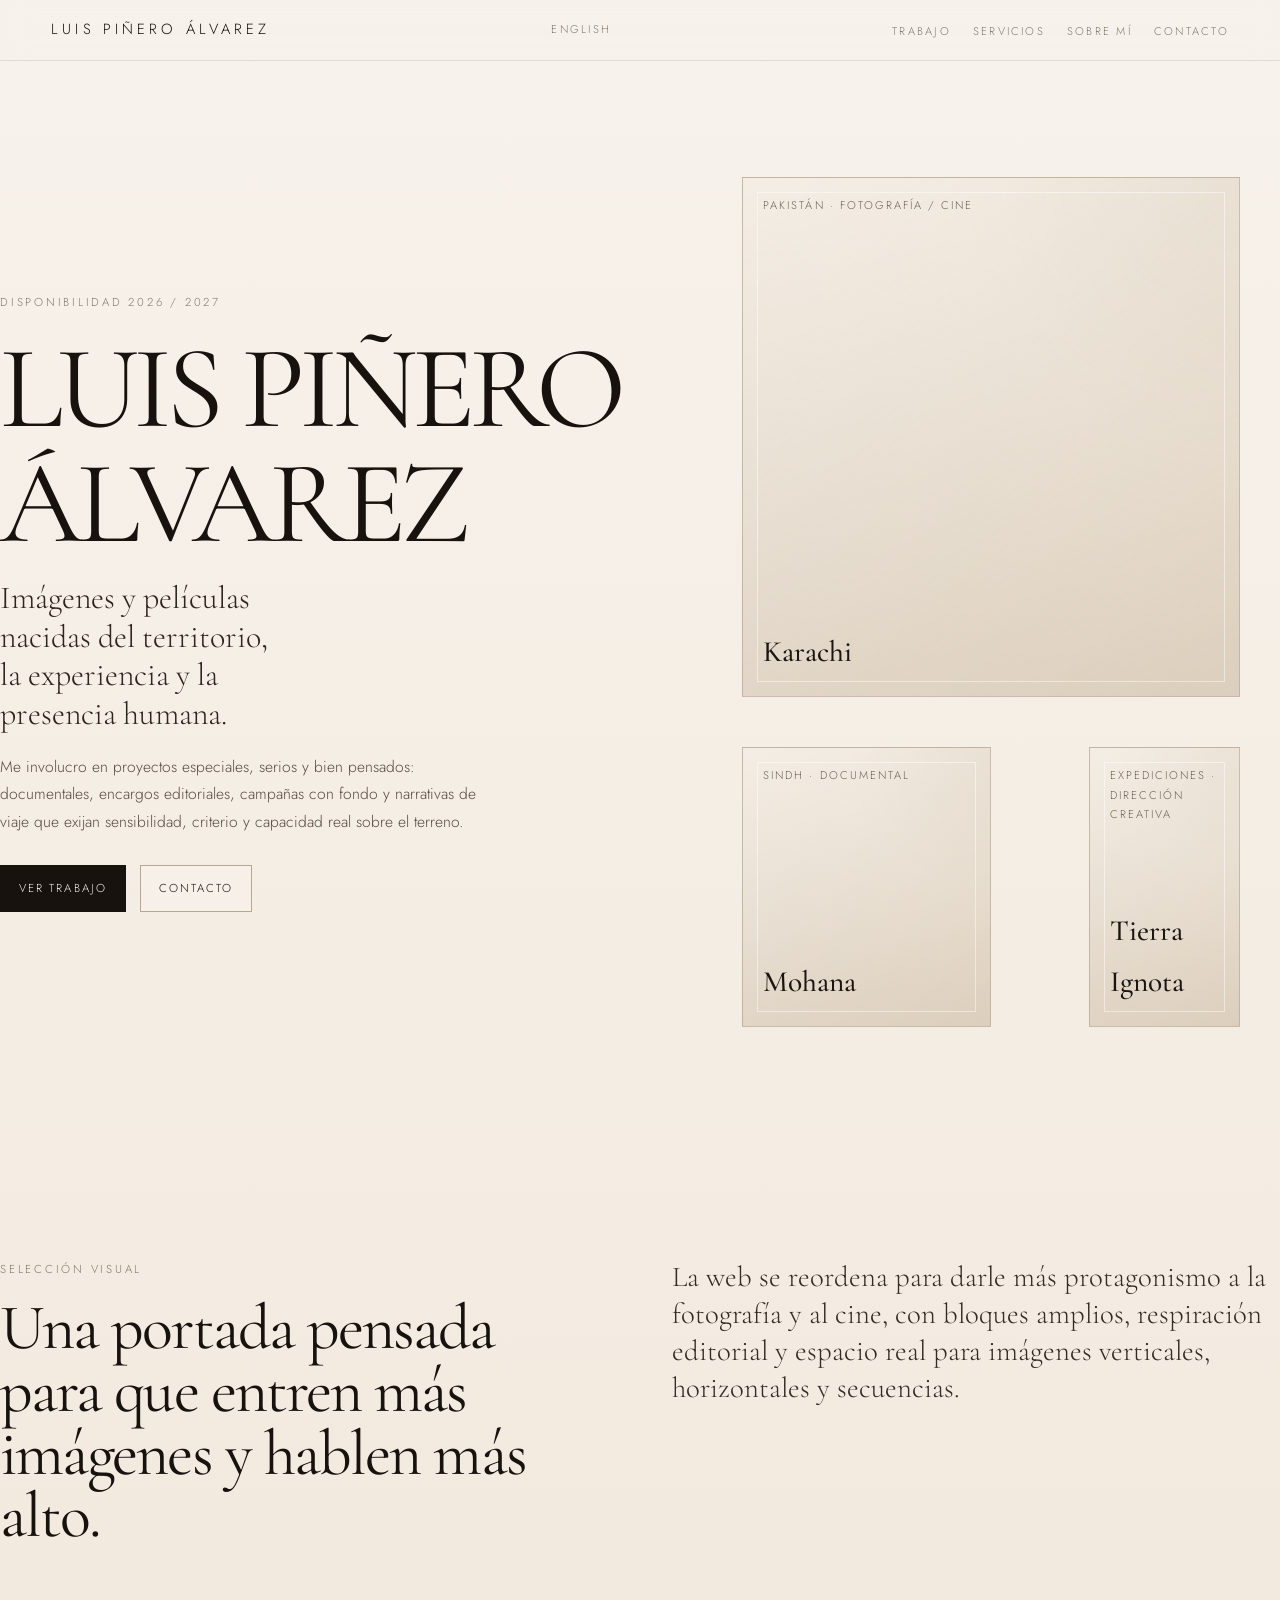
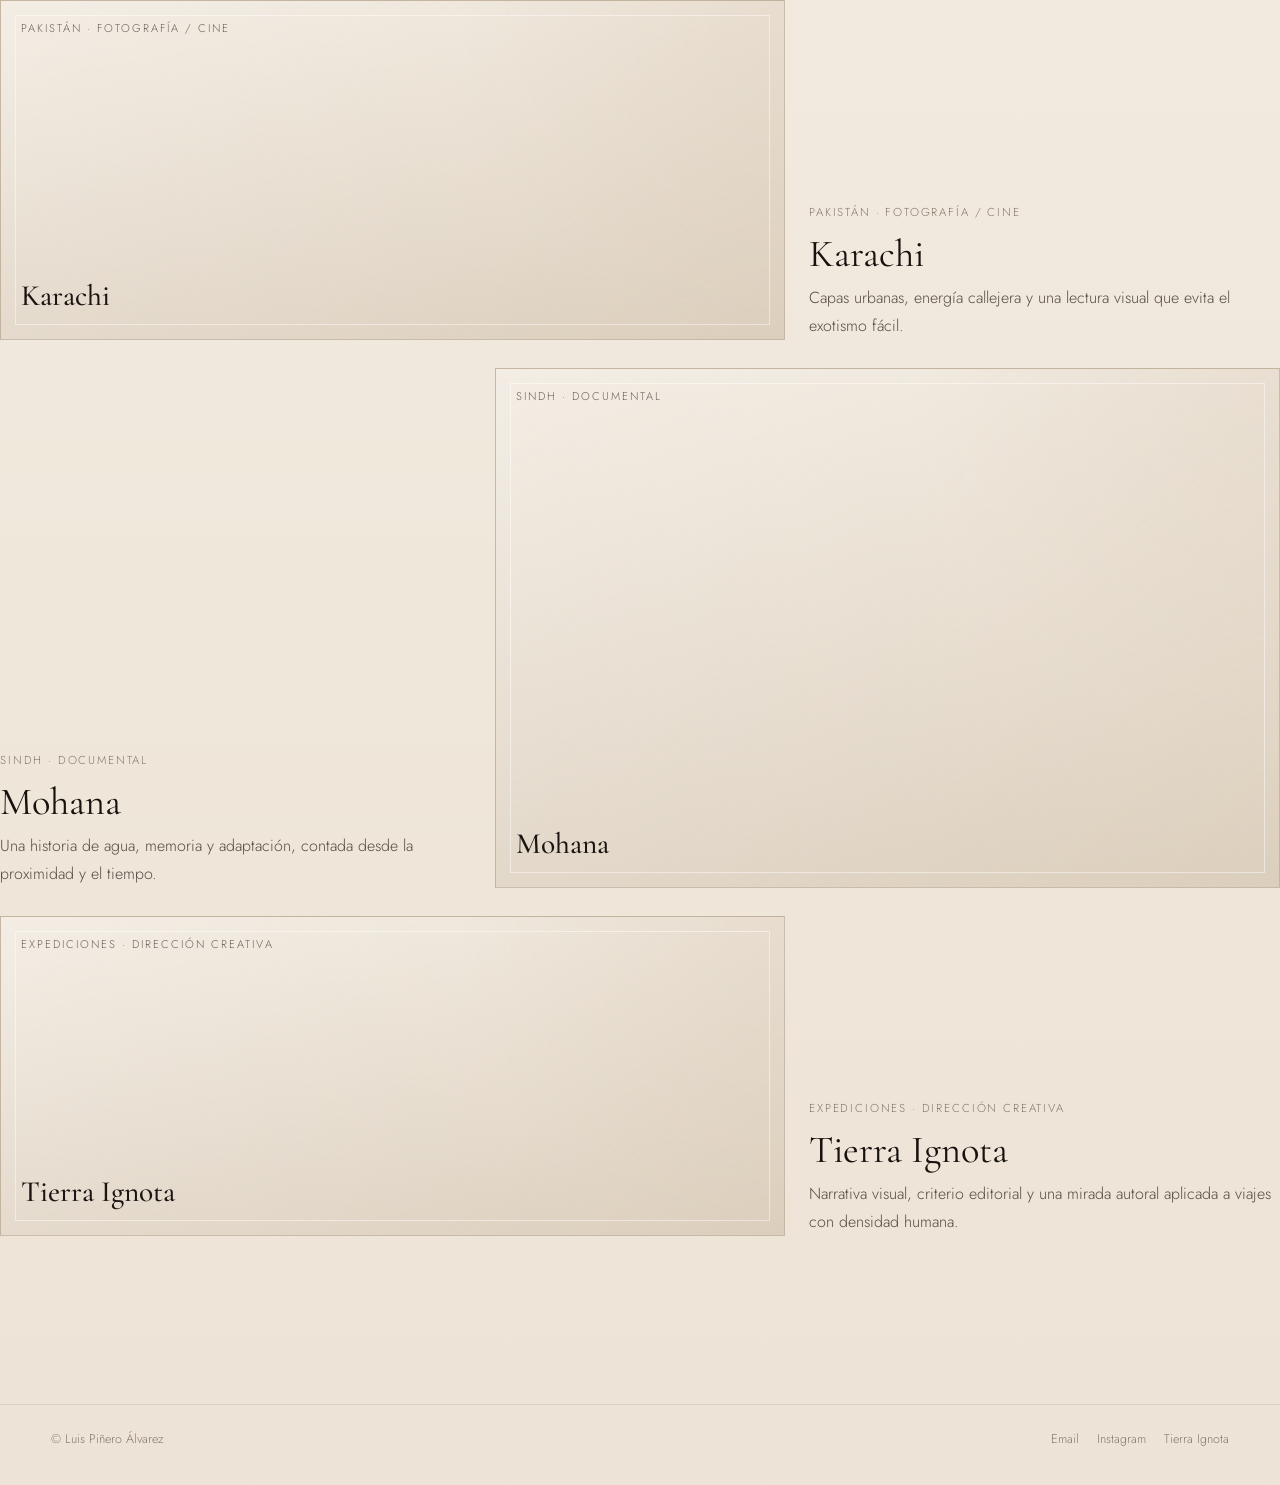
<file: index.html>
<!DOCTYPE html>
<html lang="es">
<head>
  <meta charset="UTF-8">
  <meta name="viewport" content="width=device-width, initial-scale=1.0">
  <meta name="description" content="Portfolio editorial de Luis Piñero Álvarez.">
  <title>Luis Piñero Álvarez</title>
  <link rel="preconnect" href="https://fonts.googleapis.com">
  <link rel="preconnect" href="https://fonts.gstatic.com" crossorigin>
  <link href="https://fonts.googleapis.com/css2?family=Cormorant+Garamond:wght@300;400;500&family=Jost:wght@300;400;500&display=swap" rel="stylesheet">
  <link rel="stylesheet" href="styles.css">
</head>
<body data-page="home">
  <main id="app" class="page-shell"></main>
  <script src="script.js"></script>
</body>
</html>
</file>
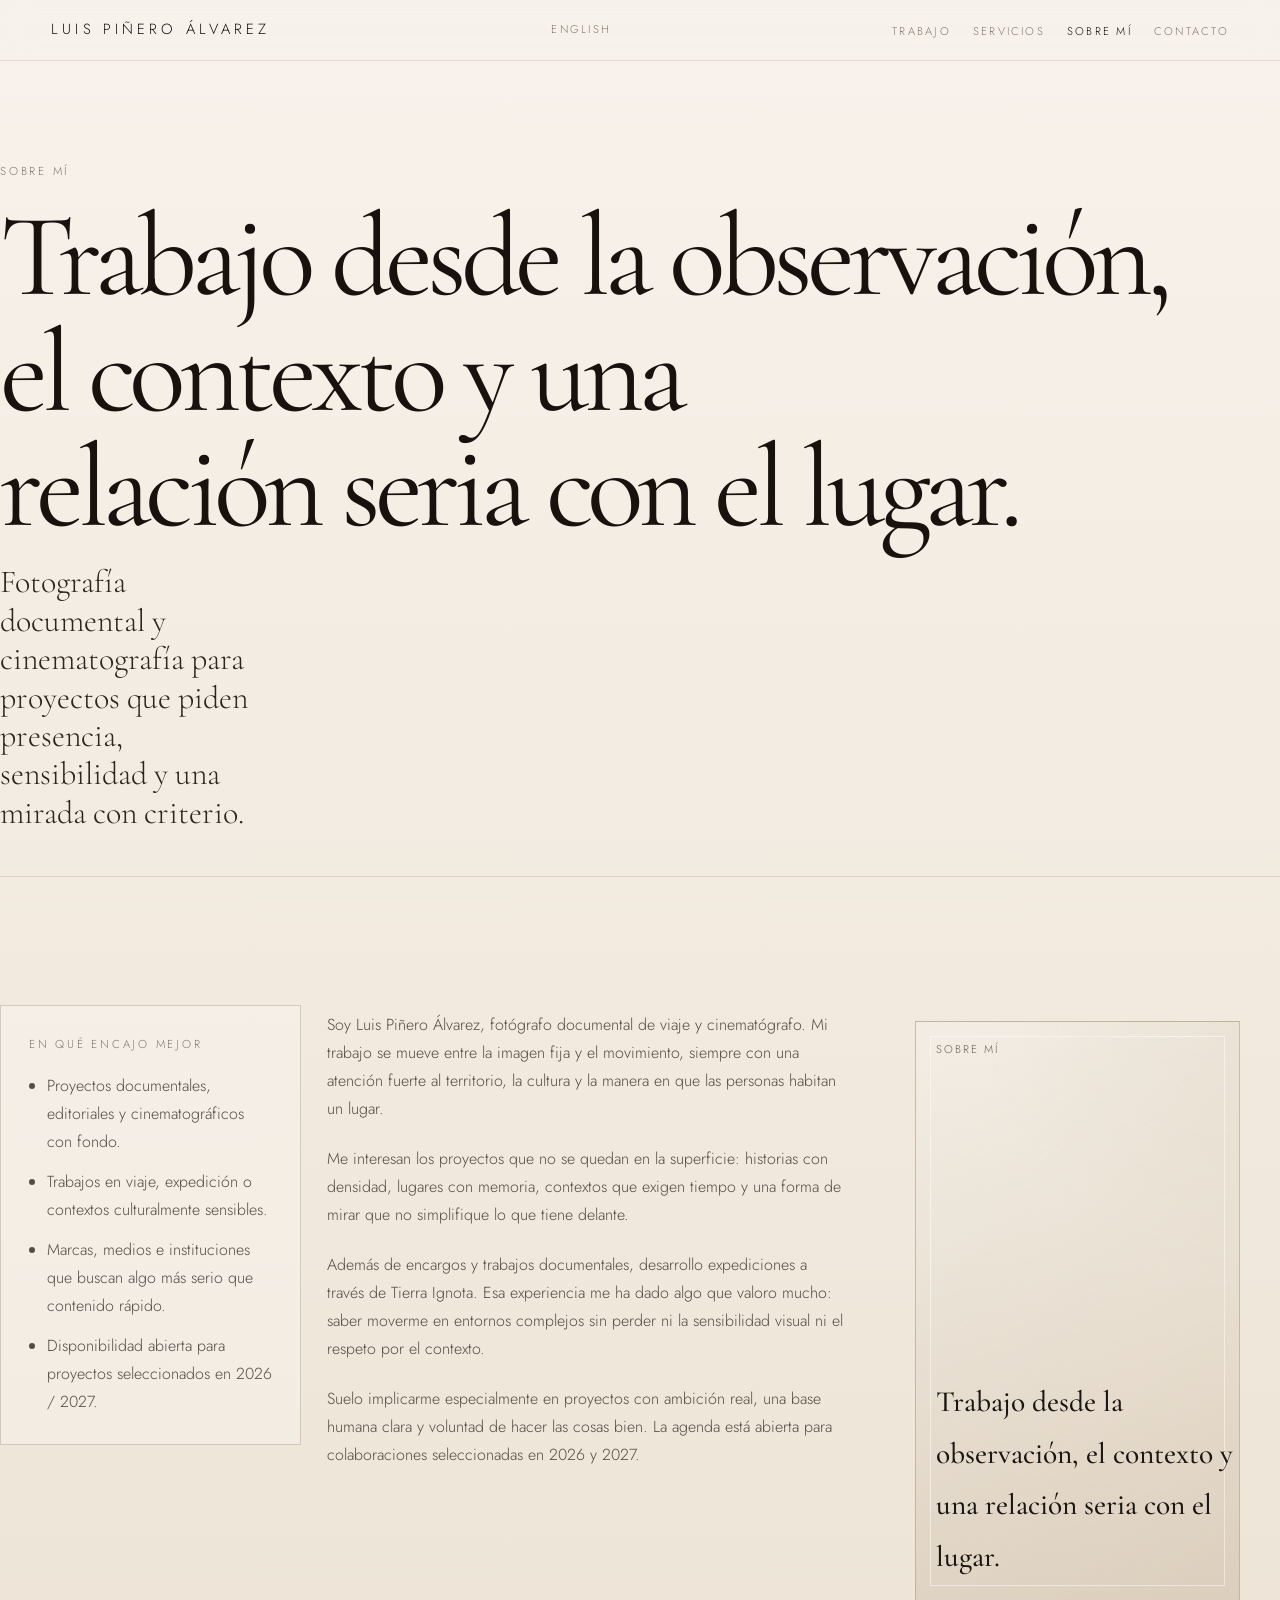
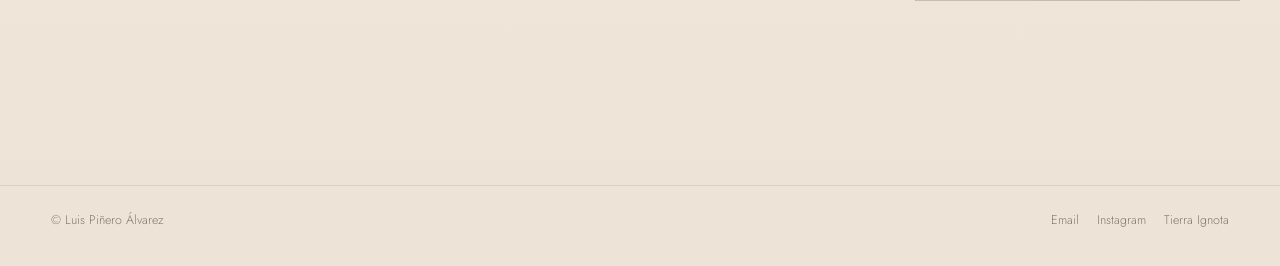
<file: about.html>
<!DOCTYPE html>
<html lang="es">
<head>
  <meta charset="UTF-8">
  <meta name="viewport" content="width=device-width, initial-scale=1.0">
  <meta name="description" content="Portfolio editorial de Luis Piñero Álvarez.">
  <title>Luis Piñero Álvarez</title>
  <link rel="preconnect" href="https://fonts.googleapis.com">
  <link rel="preconnect" href="https://fonts.gstatic.com" crossorigin>
  <link href="https://fonts.googleapis.com/css2?family=Cormorant+Garamond:wght@300;400;500&family=Jost:wght@300;400;500&display=swap" rel="stylesheet">
  <link rel="stylesheet" href="styles.css">
</head>
<body data-page="about">
  <main id="app" class="page-shell"></main>
  <script src="script.js"></script>
</body>
</html>
</file>
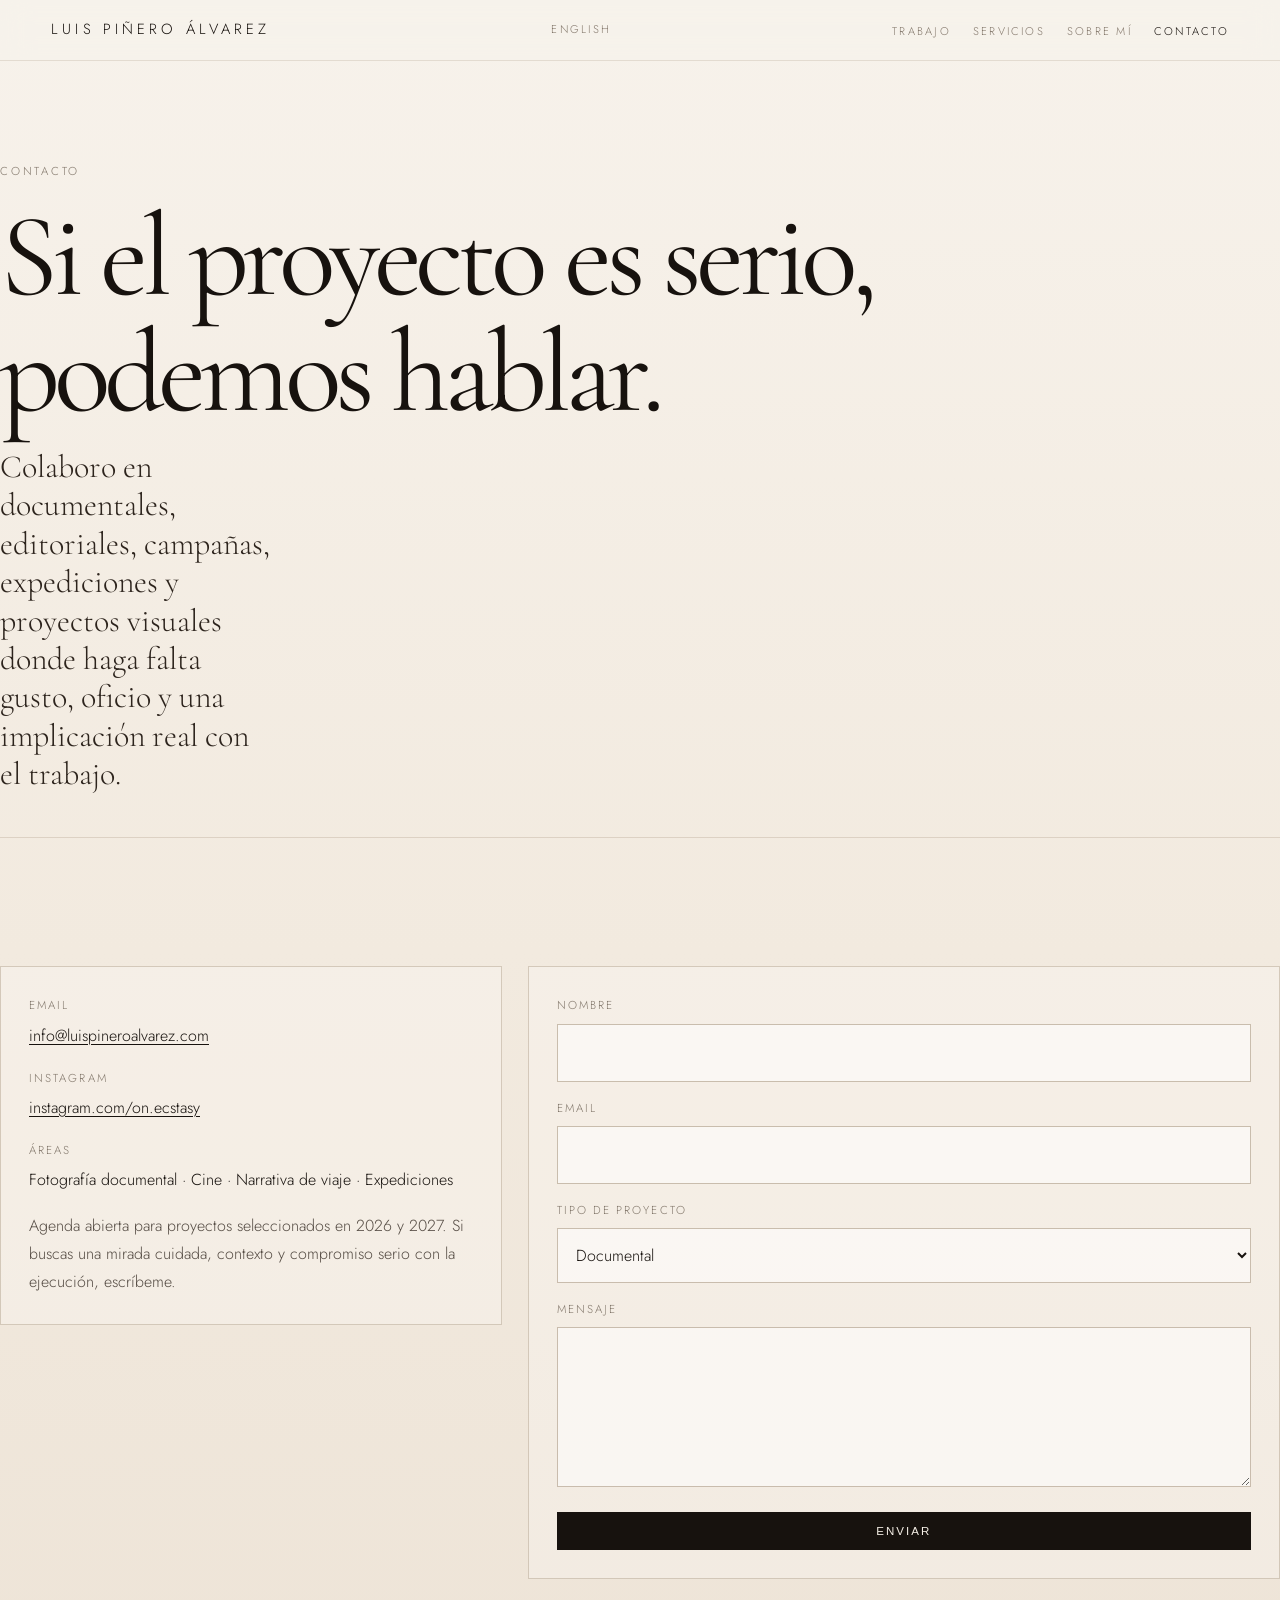
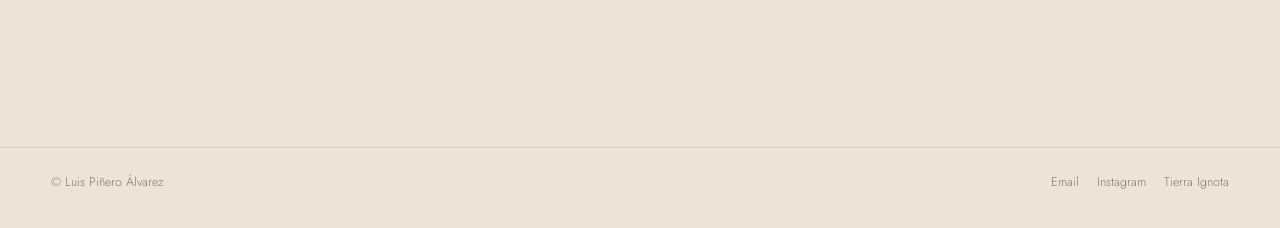
<file: contact.html>
<!DOCTYPE html>
<html lang="es">
<head>
  <meta charset="UTF-8">
  <meta name="viewport" content="width=device-width, initial-scale=1.0">
  <meta name="description" content="Portfolio editorial de Luis Piñero Álvarez.">
  <title>Luis Piñero Álvarez</title>
  <link rel="preconnect" href="https://fonts.googleapis.com">
  <link rel="preconnect" href="https://fonts.gstatic.com" crossorigin>
  <link href="https://fonts.googleapis.com/css2?family=Cormorant+Garamond:wght@300;400;500&family=Jost:wght@300;400;500&display=swap" rel="stylesheet">
  <link rel="stylesheet" href="styles.css">
</head>
<body data-page="contact">
  <main id="app" class="page-shell"></main>
  <script src="script.js"></script>
</body>
</html>
</file>
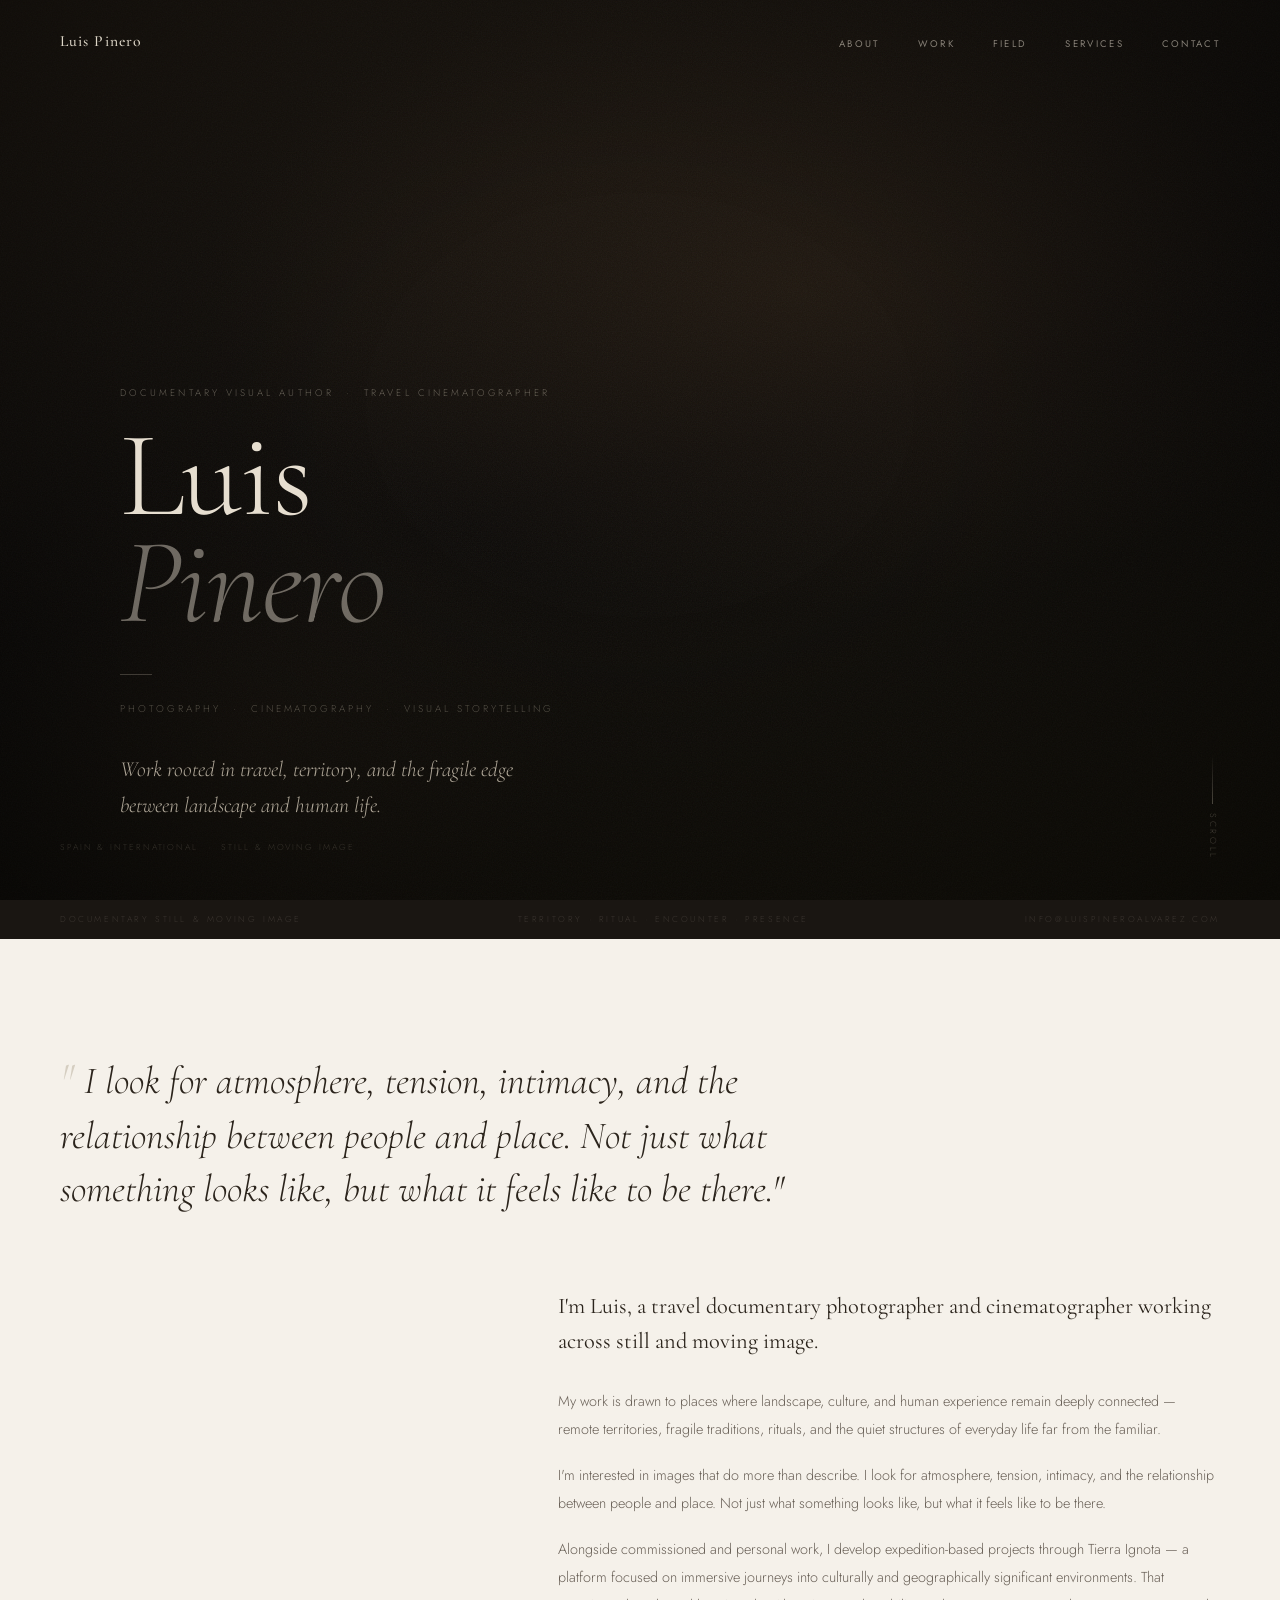
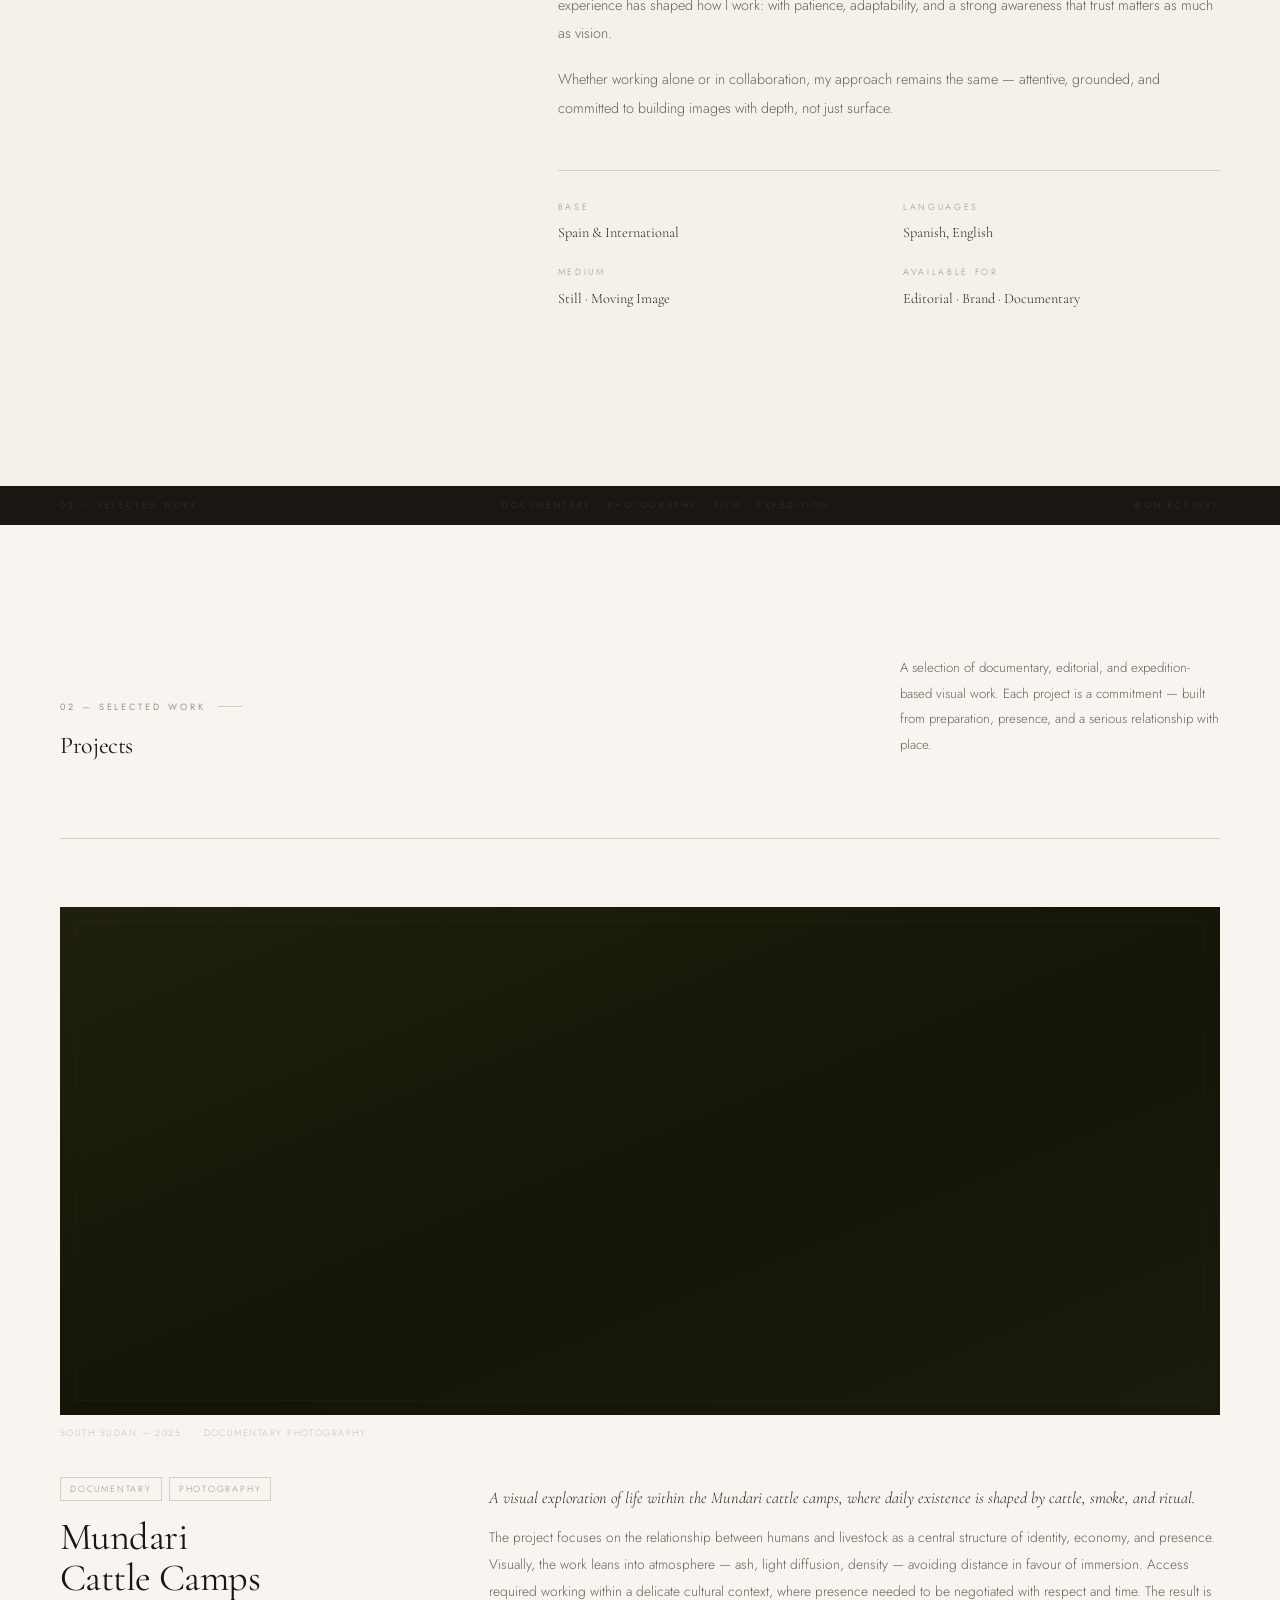
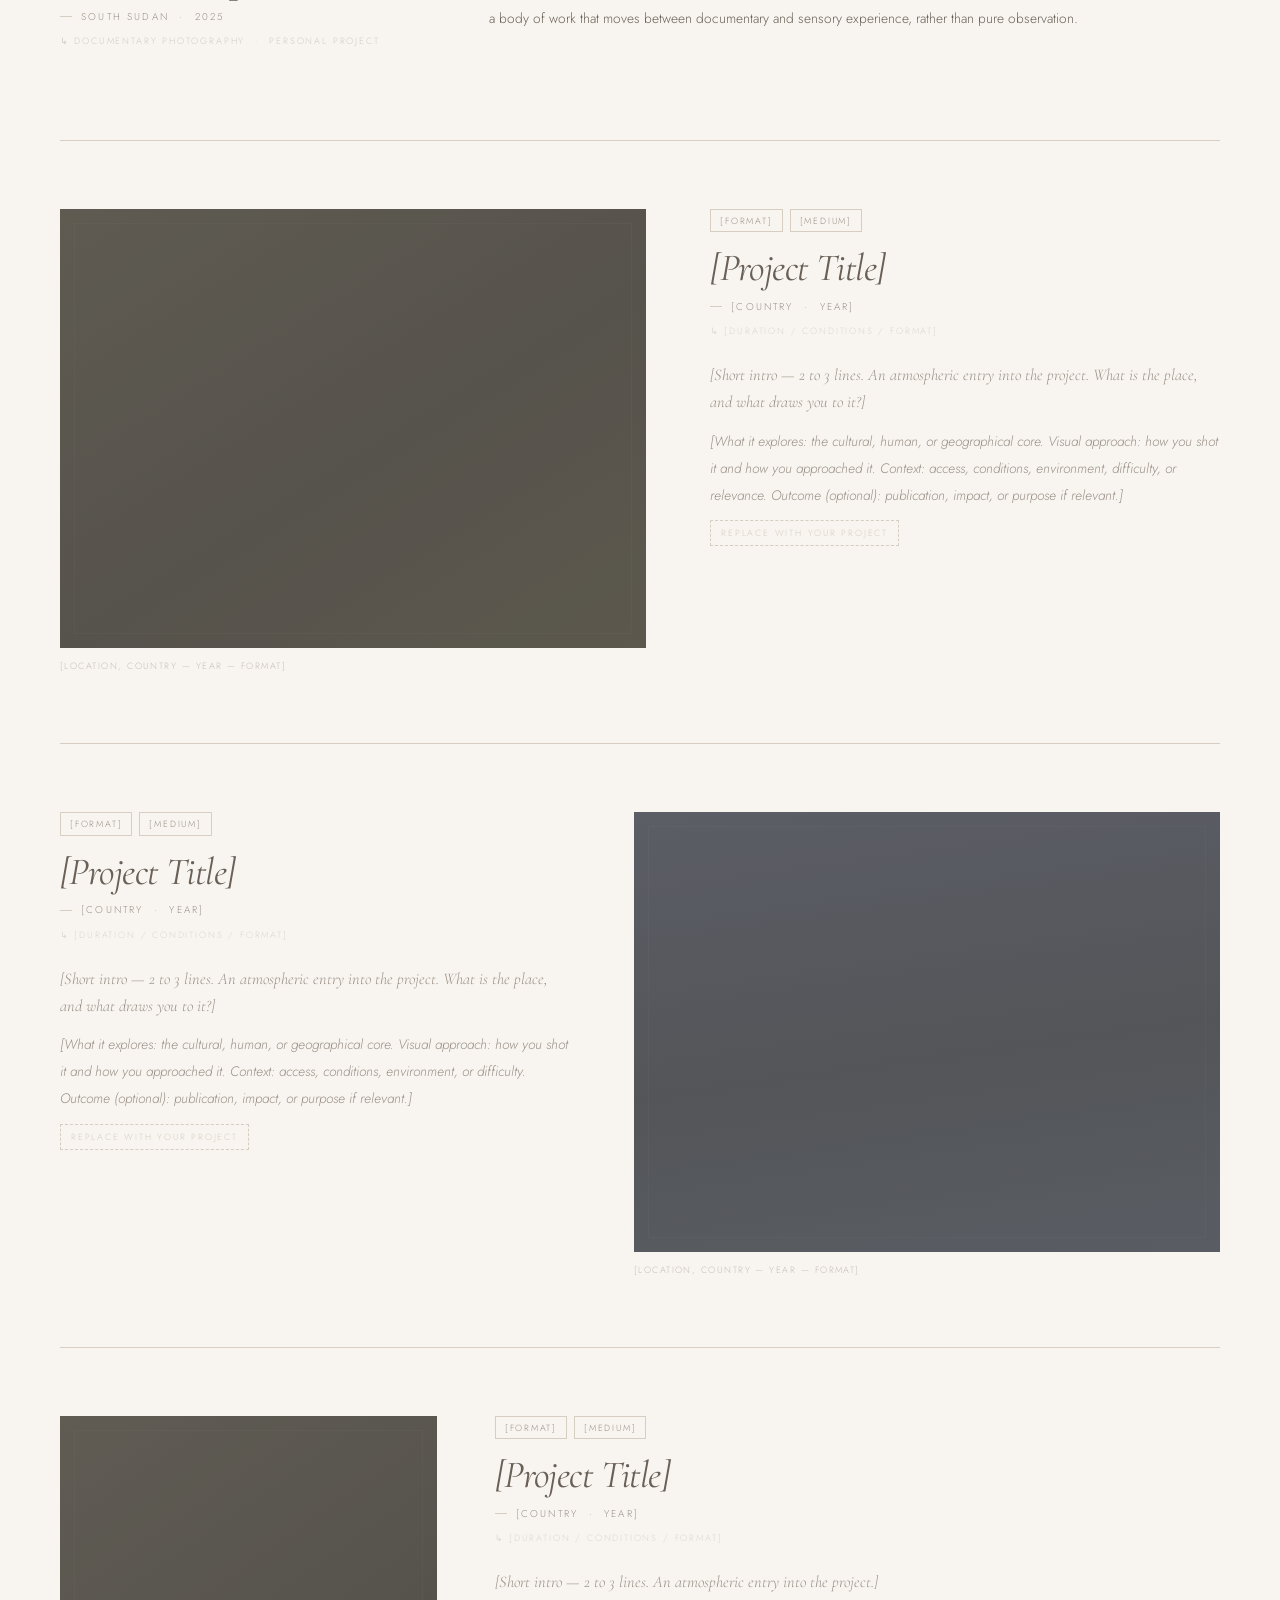
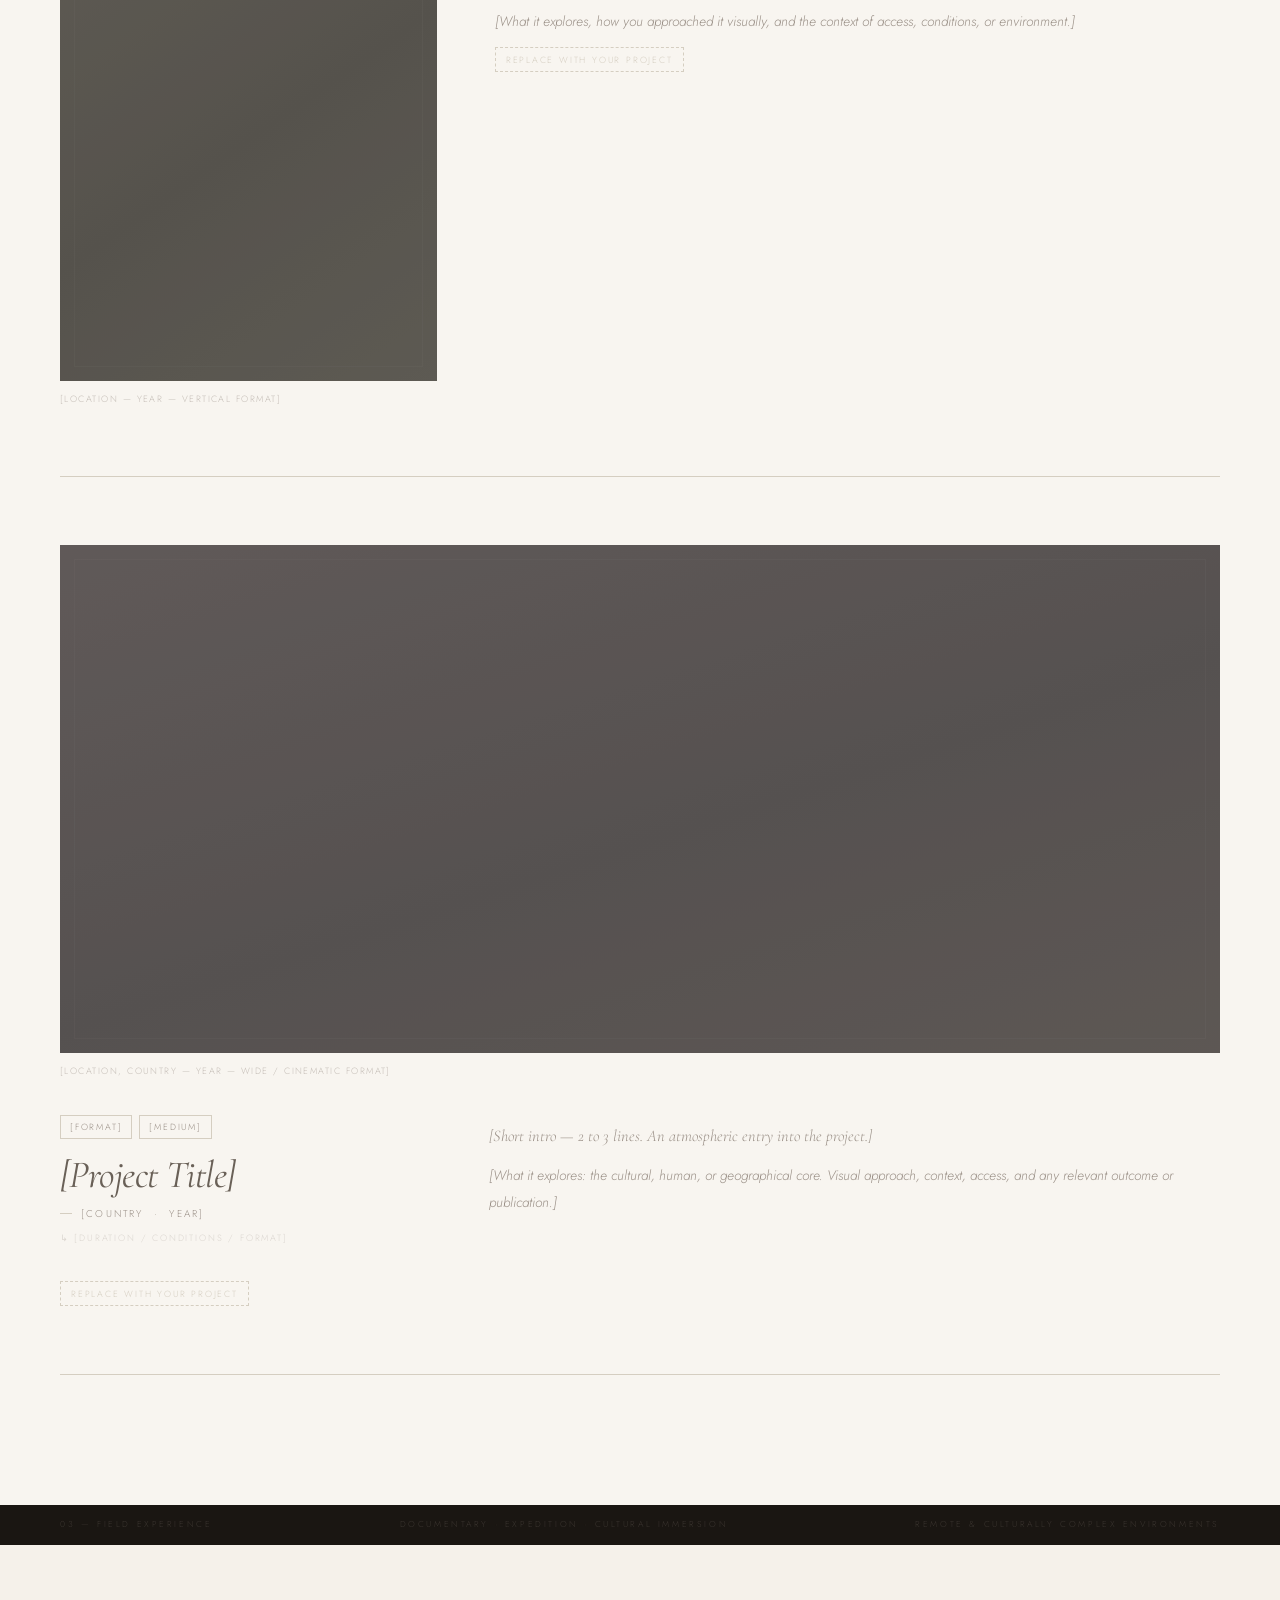
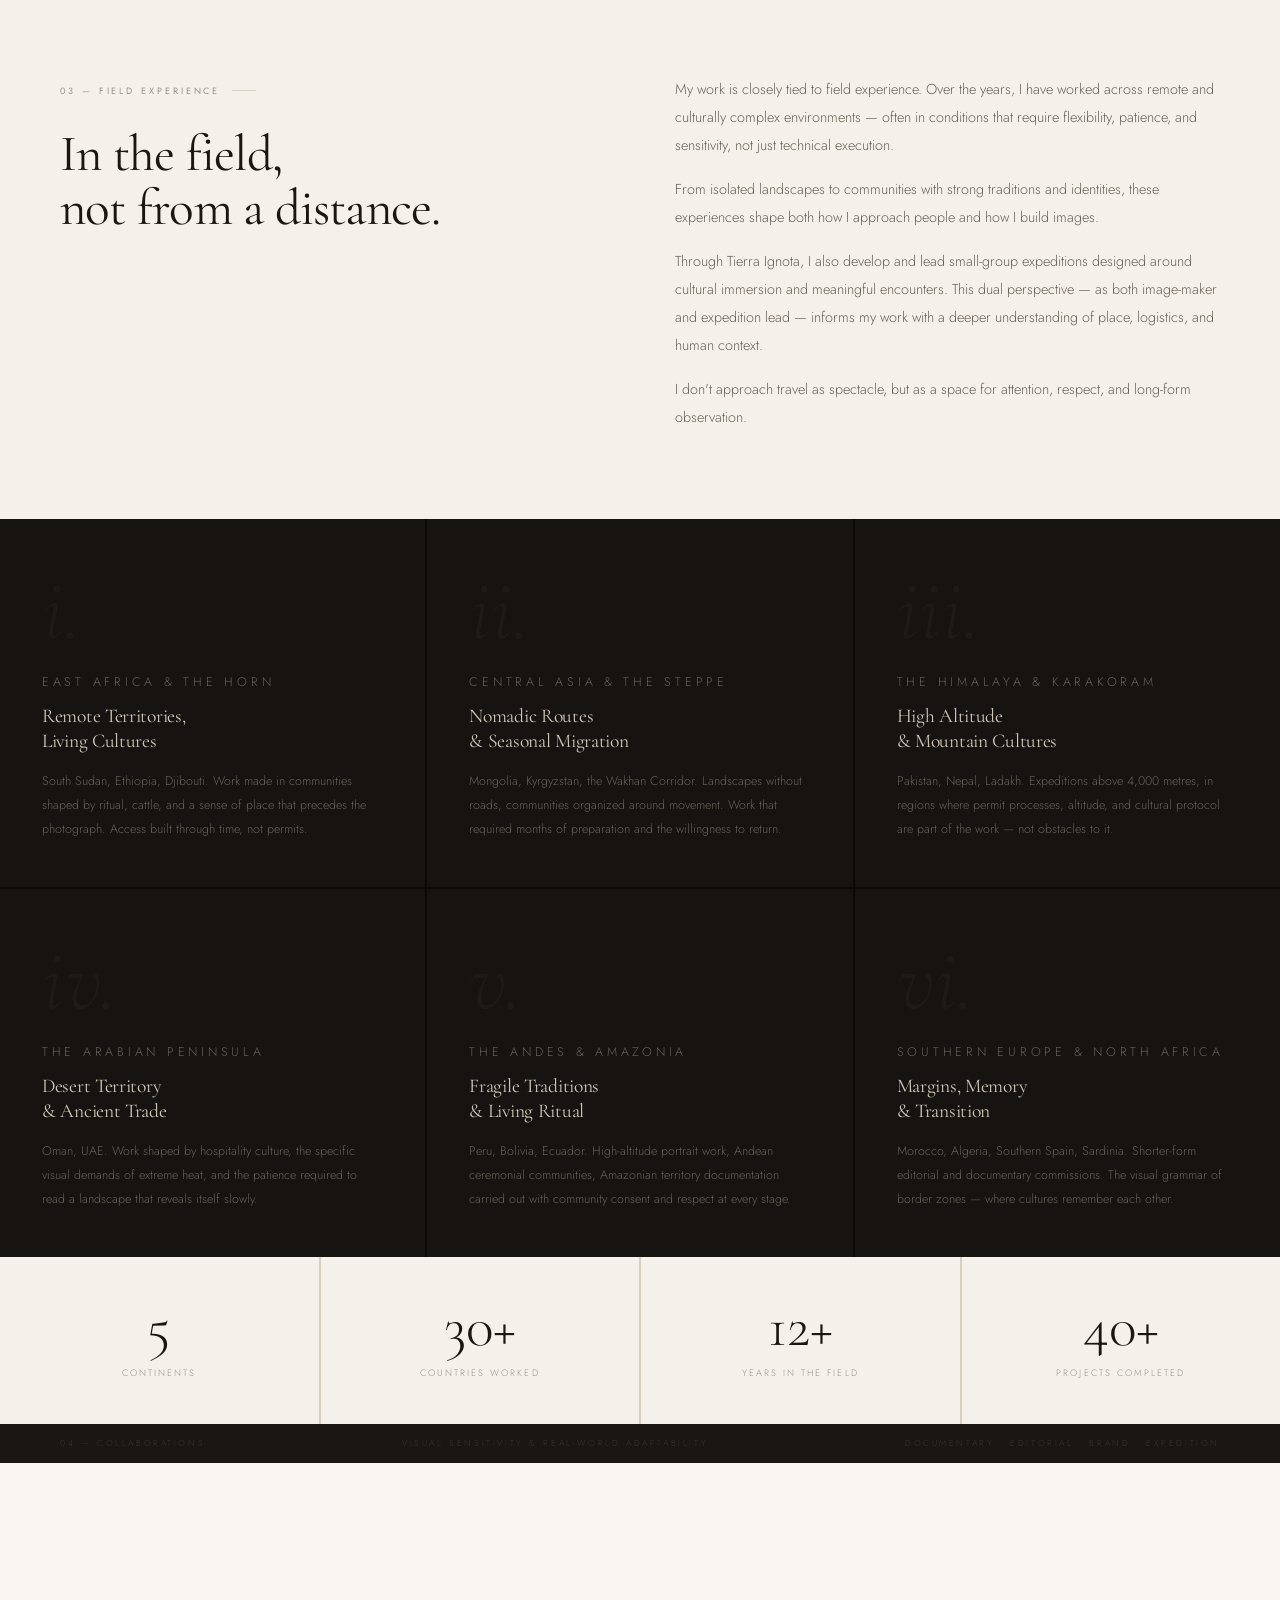
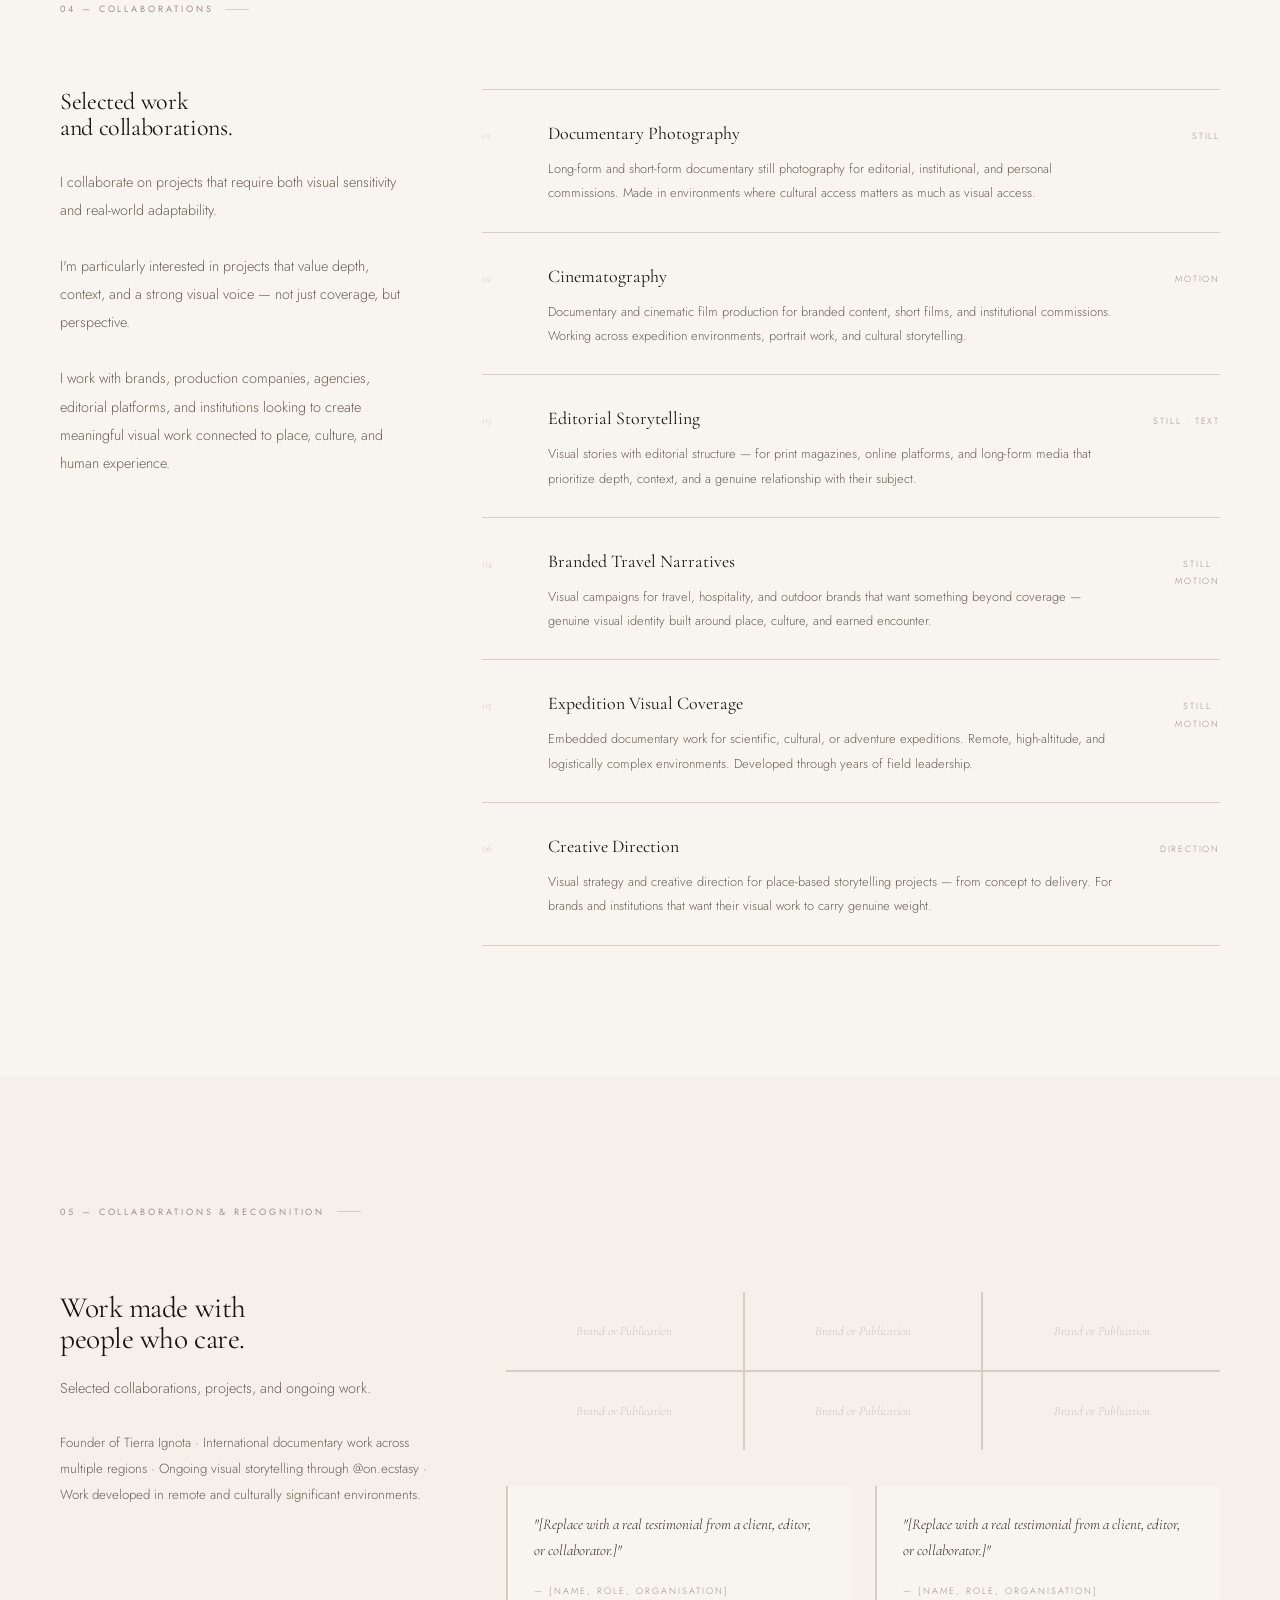
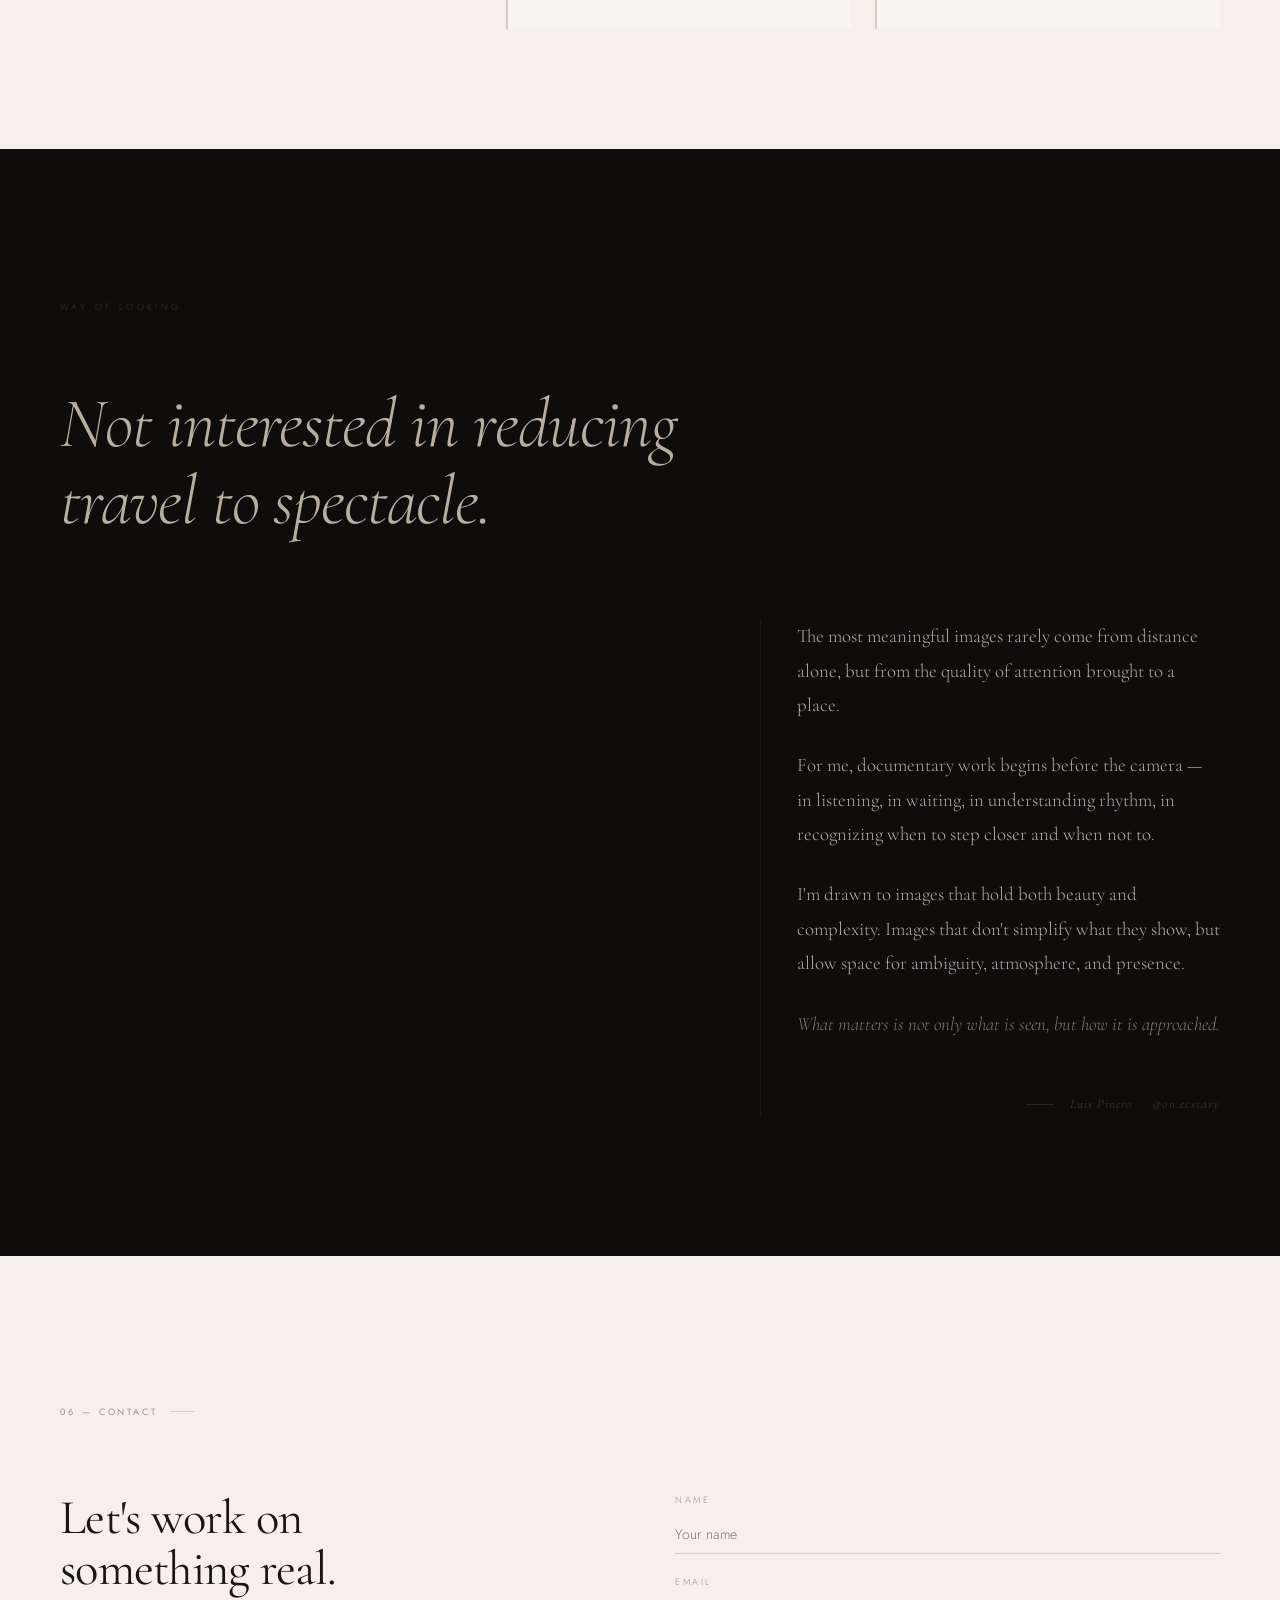
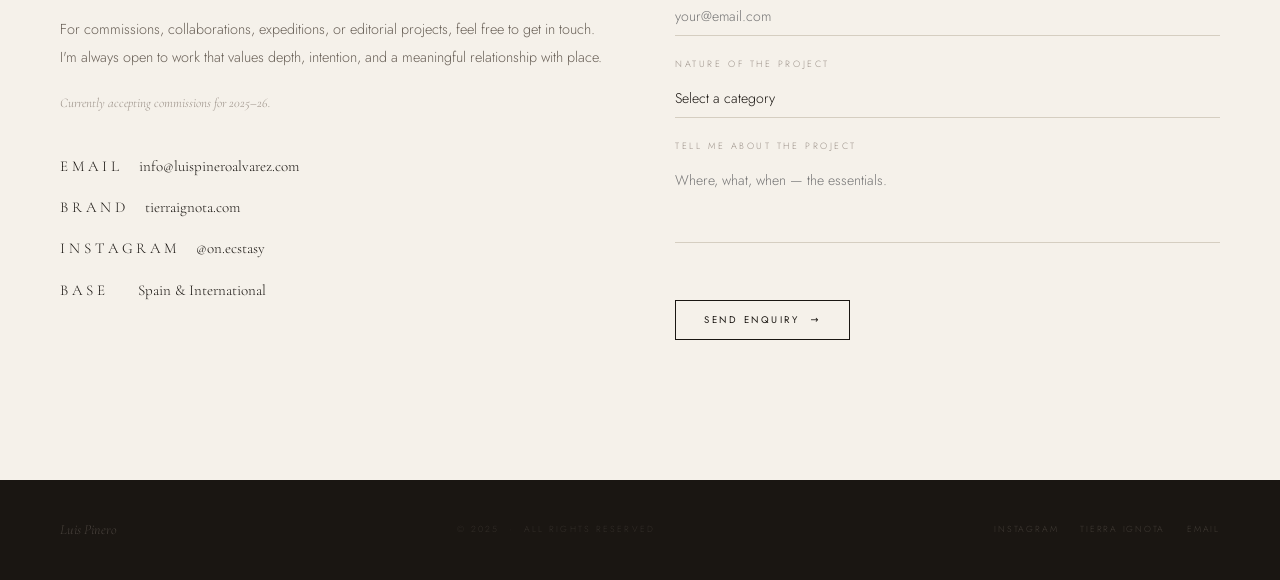
<file: luis-pinero-portfolio.html>
<!DOCTYPE html>
<html lang="en">
<head>
  <meta charset="UTF-8">
  <meta name="viewport" content="width=device-width, initial-scale=1.0">
  <title>Luis Pinero — Documentary Photographer & Cinematographer</title>
  <meta name="description" content="Travel documentary photographer and cinematographer working between still and moving image. Work rooted in territory, encounter, and the fragile edge between landscape and human life. Founder of Tierra Ignota.">

  <!-- ============================================================
       FONTS
       Cormorant Garamond — literary, editorial, carries authorship
       Jost — clean, contemporary, recedes intelligently
       ============================================================ -->
  <link rel="preconnect" href="https://fonts.googleapis.com">
  <link rel="preconnect" href="https://fonts.gstatic.com" crossorigin>
  <link href="https://fonts.googleapis.com/css2?family=Cormorant+Garamond:ital,wght@0,300;0,400;0,500;1,300;1,400;1,500&family=Jost:wght@200;300;400&display=swap" rel="stylesheet">

  <style>

    /* ============================================================
       VARIABLES
       ============================================================ */
    :root {
      --bg:       #F5F1EA;   /* warm paper */
      --bg-off:   #EDE8DF;
      --bg-pale:  #F8F5F0;
      --dark:     #1A1612;   /* warm off-black */
      --deep:     #2B241C;   /* deep brown */
      --mid:      #696057;   /* warm stone */
      --muted:    #9B9188;   /* smoke */
      --bone:     #D5CEC1;   /* bone / dividers */
      --cinema:   #0F0D0B;   /* cinematic dark */
      --field:    #161310;   /* dark field sections */

      --serif: 'Cormorant Garamond', Georgia, serif;
      --sans:  'Jost', system-ui, sans-serif;

      --w:  1280px;
      --gx: clamp(20px, 5vw, 60px);
    }

    /* ── Reset ── */
    *, *::before, *::after { box-sizing: border-box; margin: 0; padding: 0; }
    html { scroll-behavior: smooth; scrollbar-color: var(--bone) transparent; scrollbar-width: thin; }
    body { background: var(--bg); color: var(--dark); font-family: var(--sans); font-weight: 300;
           line-height: 1.75; overflow-x: hidden; -webkit-font-smoothing: antialiased; }
    ::selection { background: rgba(105, 96, 87, 0.15); }
    img { display: block; max-width: 100%; }
    a   { color: inherit; text-decoration: none; }

    h1, h2, h3, h4 { font-family: var(--serif); font-weight: 400;
                      line-height: 1.06; letter-spacing: -0.015em; }
    p { font-size: 0.9rem; font-weight: 300; line-height: 1.95; color: var(--mid); }

    .label {
      font-family: var(--sans); font-size: 0.57rem; font-weight: 400;
      letter-spacing: 0.32em; text-transform: uppercase; color: var(--muted);
      display: inline-flex; align-items: center; gap: 12px;
    }
    .label::after { content: ''; display: inline-block; width: 24px; height: 1px; background: var(--bone); }

    .wrap { max-width: var(--w); margin: 0 auto; padding: 0 var(--gx); }

    /* ── Scroll reveal ── */
    .r { opacity: 0; transform: translateY(20px);
         transition: opacity 0.95s ease, transform 0.95s ease; }
    .r.vis { opacity: 1; transform: none; }
    .r.d1 { transition-delay: 0.10s; }
    .r.d2 { transition-delay: 0.22s; }
    .r.d3 { transition-delay: 0.34s; }
    .r.d4 { transition-delay: 0.50s; }

    /* ============================================================
       NAVIGATION
       ============================================================ */
    #nav {
      position: fixed; inset: 0 0 auto 0; z-index: 200;
      display: flex; justify-content: space-between; align-items: center;
      padding: 28px var(--gx);
      transition: padding 0.4s, background 0.4s, border-color 0.4s;
      border-bottom: 1px solid transparent;
    }
    #nav.scrolled {
      padding: 15px var(--gx);
      background: rgba(245,241,234,0.96);
      backdrop-filter: blur(16px); -webkit-backdrop-filter: blur(16px);
      border-color: var(--bone);
    }
    .nav-logo { font-family: var(--serif); font-size: 0.98rem; font-weight: 500;
                letter-spacing: 0.07em; color: rgba(245,237,222,0.9); transition: color 0.35s; }
    #nav.scrolled .nav-logo { color: var(--dark); }

    .nav-links { list-style: none; display: flex; gap: 38px; }
    .nav-links a { font-size: 0.6rem; font-weight: 400; letter-spacing: 0.24em;
                   text-transform: uppercase; color: rgba(230,220,205,0.55); transition: color 0.3s; }
    .nav-links a:hover                 { color: rgba(245,237,222,0.95); }
    #nav.scrolled .nav-links a         { color: var(--muted); }
    #nav.scrolled .nav-links a:hover   { color: var(--dark); }

    .burger { display: none; flex-direction: column; gap: 5px;
              background: none; border: none; cursor: pointer; padding: 4px; }
    .burger span { display: block; width: 22px; height: 1px; background: rgba(230,220,205,0.8); transition: background 0.3s; }
    #nav.scrolled .burger span { background: var(--dark); }

    /* ============================================================
       HERO
       ============================================================ */
    #hero {
      position: relative; min-height: 100svh;
      display: flex; flex-direction: column; justify-content: flex-end;
      padding: 0 var(--gx) 76px; overflow: hidden; background: var(--cinema);
    }
    /* ↓ HERO BACKGROUND — replace with your hero image:
         Add to .hero-bg: style="background-image:url('hero.jpg');background-size:cover;background-position:center;"
         Then remove the gradient properties in CSS below. */
    .hero-bg {
      position: absolute; inset: 0; pointer-events: none;
      background:
        radial-gradient(ellipse 70% 55% at 62% 32%, rgba(65,46,28,0.3) 0%, transparent 65%),
        radial-gradient(ellipse 45% 60% at 20% 82%, rgba(28,22,14,0.45) 0%, transparent 55%),
        linear-gradient(165deg, #1c160f 0%, #0c0a08 52%, #131008 100%);
    }
    /* Grain */
    .hero-bg::after {
      content: ''; position: absolute; inset: 0; opacity: 0.06;
      background-image: url("data:image/svg+xml,%3Csvg xmlns='http://www.w3.org/2000/svg' width='250' height='250'%3E%3Cfilter id='n'%3E%3CfeTurbulence type='fractalNoise' baseFrequency='0.8' numOctaves='4' stitchTiles='stitch'/%3E%3C/filter%3E%3Crect width='250' height='250' filter='url(%23n)'/%3E%3C/svg%3E");
    }
    #hero::before {
      content: ''; position: absolute; inset: 0; z-index: 1; pointer-events: none;
      background: radial-gradient(ellipse at 50% 45%, transparent 30%, rgba(0,0,0,0.5) 100%);
    }
    .hero-body { position: relative; z-index: 2; max-width: var(--w); width: 100%; margin: 0 auto; }

    .hero-eyebrow { font-size: 0.6rem; letter-spacing: 0.32em; text-transform: uppercase;
                    color: rgba(200,190,172,0.45); margin-bottom: 20px;
                    opacity: 0; animation: aUp 0.9s ease 0.35s forwards; }
    .hero-name { font-family: var(--serif); font-size: clamp(4rem, 9.5vw, 9rem);
                 font-weight: 300; line-height: 0.88; color: rgba(242,234,219,0.95);
                 margin-bottom: 38px; opacity: 0; animation: aUp 1.1s ease 0.6s forwards; }
    .hero-name em { font-style: italic; font-weight: 300; color: rgba(242,234,219,0.42); }

    .hero-rule { width: 32px; height: 1px; background: rgba(200,190,172,0.26);
                 margin-bottom: 24px; opacity: 0; animation: aFade 0.8s ease 1.05s forwards; }
    .hero-role { font-size: 0.62rem; letter-spacing: 0.3em; text-transform: uppercase;
                 color: rgba(200,190,172,0.36); margin-bottom: 32px;
                 opacity: 0; animation: aUp 0.8s ease 1.15s forwards; }
    .hero-statement { font-family: var(--serif); font-size: clamp(1rem, 1.8vw, 1.35rem);
                      font-weight: 300; font-style: italic; line-height: 1.7;
                      color: rgba(215,205,188,0.8); max-width: 520px;
                      opacity: 0; animation: aUp 0.9s ease 1.35s forwards; }

    .hero-coord { position: absolute; bottom: 44px; left: var(--gx); z-index: 2;
                  font-size: 0.54rem; letter-spacing: 0.22em; text-transform: uppercase;
                  color: rgba(200,190,172,0.2); opacity: 0; animation: aFade 1s ease 2.1s forwards; }
    .hero-scroll { position: absolute; bottom: 40px; right: var(--gx); z-index: 2;
                   display: flex; flex-direction: column; align-items: center; gap: 9px;
                   opacity: 0; animation: aFade 1s ease 2.2s forwards; }
    .hero-scroll span { font-size: 0.55rem; letter-spacing: 0.3em; text-transform: uppercase;
                        color: rgba(200,190,172,0.28); writing-mode: vertical-rl; }
    .scroll-ticker { width: 1px; height: 50px;
                     background: linear-gradient(to bottom, transparent, rgba(200,190,172,0.32));
                     animation: tick 2.6s ease-in-out 2.8s infinite; }

    /* ============================================================
       FIELD STRIP — editorial separator between sections
       ============================================================ */
    .strip {
      background: var(--dark); padding: 12px var(--gx);
      display: flex; justify-content: space-between; align-items: center;
      gap: 20px; flex-wrap: wrap;
    }
    .strip-item { font-size: 0.54rem; letter-spacing: 0.3em; text-transform: uppercase;
                  color: rgba(155,145,136,0.25); }

    /* ============================================================
       ABOUT
       ============================================================ */
    #about { padding: 0 0 140px; background: var(--bg); }

    /* Full-width opening statement — the thesis before the biography */
    .about-runon { padding: 110px var(--gx) 72px; max-width: var(--w); margin: 0 auto; }
    .about-runon p { font-family: var(--serif); font-size: clamp(1.55rem, 3vw, 2.65rem);
                     font-style: italic; font-weight: 300; line-height: 1.38;
                     color: var(--deep); max-width: 840px; }
    .about-runon p::before { content: '"'; font-size: 1.15em; color: var(--bone); margin-right: 0.03em; }

    .about-grid { max-width: var(--w); margin: 0 auto; padding: 0 var(--gx);
                  display: grid; grid-template-columns: 1fr 1.55fr;
                  gap: clamp(40px, 5.5vw, 90px); align-items: start; }
    .about-left { position: sticky; top: 100px; }

    /* Portrait — replace gradient with your image */
    .portrait {
      width: 100%; aspect-ratio: 3/4; position: relative; overflow: hidden; margin-bottom: 22px;
      /* ↓ TO REPLACE: add style="background-image:url('portrait.jpg');background-size:cover;background-position:center top;" */
      background:
        radial-gradient(ellipse at 38% 22%, rgba(62,46,28,0.38) 0%, transparent 58%),
        linear-gradient(152deg, #2c2218 0%, #16120d 55%, #231e17 100%);
    }
    .portrait::after { content: ''; position: absolute; inset: 12px;
                       border: 1px solid rgba(255,255,255,0.03); pointer-events: none; }
    .portrait-meta { font-size: 0.57rem; letter-spacing: 0.18em; text-transform: uppercase;
                     color: var(--muted); opacity: 0.5; }
    .ti-ref { display: inline-block; margin-top: 28px; font-size: 0.6rem; letter-spacing: 0.22em;
              text-transform: uppercase; color: var(--muted);
              border-bottom: 1px solid transparent; transition: color 0.3s, border-color 0.3s; }
    .ti-ref:hover { color: var(--dark); border-color: var(--mid); }

    .about-intro { font-family: var(--serif); font-size: clamp(1.1rem, 1.85vw, 1.4rem);
                   font-weight: 400; line-height: 1.58; color: var(--deep); margin-bottom: 28px; }
    .about-body p { margin-bottom: 18px; }

    .about-meta { display: grid; grid-template-columns: 1fr 1fr; gap: 18px 28px;
                  margin-top: 48px; padding-top: 28px; border-top: 1px solid var(--bone); }
    .meta-label { display: block; font-size: 0.56rem; letter-spacing: 0.3em;
                  text-transform: uppercase; color: var(--muted); margin-bottom: 4px; }
    .meta-val   { font-family: var(--serif); font-size: 0.9rem; color: var(--deep); }

    /* ============================================================
       SELECTED WORK
       ============================================================ */
    #work { padding: 130px 0; background: var(--bg-pale); }

    .work-header { display: flex; justify-content: space-between; align-items: flex-end;
                   margin-bottom: 80px; gap: 28px; }
    .work-header-note { max-width: 320px; }
    .work-header-note p { font-size: 0.83rem; }

    /* Project entries */
    .proj { border-top: 1px solid var(--bone); padding: 68px 0; }
    .proj:last-child { border-bottom: 1px solid var(--bone); }

    /* Full-bleed */
    .proj-full .proj-img-area { width: 100%; margin-bottom: 36px; }
    .proj-full .proj-info { display: grid; grid-template-columns: 1fr 1.9fr; gap: 44px; }

    /* Image left */
    .proj-l { display: grid; grid-template-columns: 1.15fr 1fr;
              gap: clamp(36px,5vw,70px); align-items: start; }

    /* Image right */
    .proj-r { display: grid; grid-template-columns: 1fr 1.15fr;
              gap: clamp(36px,5vw,70px); align-items: start; }

    /* Portrait stack */
    .proj-p { display: grid; grid-template-columns: 0.52fr 1fr;
              gap: clamp(32px,4.5vw,60px); align-items: start; }

    /* Image frame */
    .proj-frame {
      width: 100%; position: relative; overflow: hidden;
      transition: transform 0.75s ease;
    }
    .proj-frame::after { content: ''; position: absolute; inset: 14px;
                         border: 1px solid rgba(255,255,255,0.025);
                         pointer-events: none; z-index: 1; }
    .proj:hover .proj-frame { transform: scale(1.006); }

    /* Aspect ratios */
    .proj-full .proj-frame { aspect-ratio: 16/7; max-height: 540px; }
    .proj-l .proj-frame,
    .proj-r .proj-frame    { aspect-ratio: 4/3; }
    .proj-p .proj-frame    { aspect-ratio: 2/3; }

    /* Cinematic fills — replace each with your photo */
    .f1 { background: linear-gradient(158deg, #1f200c 0%, #141408 55%, #1a1a0d 100%); } /* South Sudan — warm ash tones */
    .f2 { background: linear-gradient(148deg, #1e1a0e 0%, #120f07 55%, #1a1609 100%); }
    .f3 { background: linear-gradient(172deg, #1a1e2c 0%, #0e1218 55%, #161d27 100%); }
    .f4 { background: linear-gradient(145deg, #201c12 0%, #110e07 55%, #1c1910 100%); }
    .f5 { background: linear-gradient(162deg, #201818 0%, #110c0c 55%, #1c1512 100%); }

    .frame-cap { margin-top: 9px; font-size: 0.57rem; letter-spacing: 0.16em;
                 text-transform: uppercase; color: var(--muted); opacity: 0.55; }
    .proj-note { font-size: 0.57rem; letter-spacing: 0.2em; text-transform: uppercase;
                 color: var(--muted); opacity: 0.42; margin-bottom: 22px; }

    /* Project text */
    .proj-tags { display: flex; flex-wrap: wrap; gap: 7px; margin-bottom: 16px; }
    .proj-tag  { font-size: 0.56rem; letter-spacing: 0.2em; text-transform: uppercase;
                 color: var(--muted); border: 1px solid var(--bone); padding: 3px 9px; }
    .proj-title { font-size: clamp(1.6rem, 3vw, 2.8rem); color: var(--dark); margin-bottom: 8px; }
    .proj-loc { font-size: 0.62rem; letter-spacing: 0.22em; text-transform: uppercase;
                color: var(--muted); display: flex; align-items: center; gap: 9px; margin-bottom: 6px; }
    .proj-loc::before { content: ''; width: 12px; height: 1px; background: var(--bone); }
    .proj-lead { font-family: var(--serif); font-size: 1.02rem; font-style: italic;
                 line-height: 1.65; color: var(--deep); margin-bottom: 12px; margin-top: 8px; }
    .proj-desc { font-size: 0.86rem; line-height: 1.95; }

    /* Placeholder project styling — makes empty entries easy to identify and fill */
    .proj-placeholder .proj-frame { opacity: 0.7; }
    .proj-placeholder .proj-title { color: var(--mid); font-style: italic; }
    .proj-placeholder .proj-lead  { color: var(--muted); }
    .proj-placeholder .proj-desc  { color: var(--muted); font-style: italic; }
    .proj-placeholder .proj-note  { opacity: 0.3; }

    .placeholder-hint {
      display: inline-block; margin-top: 12px;
      font-size: 0.56rem; letter-spacing: 0.2em; text-transform: uppercase;
      color: var(--bone); border: 1px dashed var(--bone); padding: 4px 10px;
    }

    /* ============================================================
       FIELD EXPERIENCE
       ============================================================ */
    #field { background: var(--bg); padding: 130px 0 0; }
    .field-top { display: grid; grid-template-columns: 1fr 1fr;
                 gap: clamp(40px,5.5vw,96px); padding-bottom: 72px;
                 max-width: var(--w); margin: 0 auto;
                 padding-left: var(--gx); padding-right: var(--gx); }
    .field-top h2 { font-size: clamp(1.9rem, 4vw, 3.4rem); }
    .field-top-body p { margin-bottom: 16px; }

    /* Dark cells */
    .field-cells { display: grid; grid-template-columns: repeat(3,1fr);
                   gap: 2px; background: #0b0906; }
    .field-cell  { background: var(--field); padding: 52px 42px 46px; transition: background 0.4s; }
    .field-cell:hover { background: #1f1a12; }

    /* Large decorative roman — typographic texture */
    .cell-roman { font-family: var(--serif); font-weight: 300;
                  font-size: 5.5rem; font-style: italic; line-height: 0.9;
                  color: rgba(155,145,136,0.06); margin-bottom: 20px; display: block; }
    .cell-region { font-size: 0.56rem; letter-spacing: 0.3em; text-transform: uppercase;
                   color: rgba(155,145,136,0.42); margin-bottom: 10px; }
    .cell-title  { font-family: var(--serif); font-size: 1.22rem; font-weight: 400;
                   color: rgba(235,225,210,0.88); line-height: 1.28; margin-bottom: 16px; }
    .field-cell p { font-size: 0.78rem; line-height: 1.9; color: rgba(155,145,136,0.62); }

    /* Stats */
    .field-stats { display: grid; grid-template-columns: repeat(4,1fr);
                   gap: 2px; background: var(--bone); }
    .fstat { background: var(--bg); padding: 42px 28px; text-align: center; }
    .fstat-n { font-family: var(--serif); font-size: clamp(2rem, 4.5vw, 3.6rem);
               font-weight: 300; color: var(--dark); line-height: 1; margin-bottom: 7px; }
    .fstat-l { font-size: 0.58rem; letter-spacing: 0.22em; text-transform: uppercase; color: var(--muted); }

    /* ============================================================
       SERVICES
       ============================================================ */
    #services { padding: 130px 0; background: var(--bg-pale); }
    .svc-wrap { display: grid; grid-template-columns: 1fr 2.1fr;
                gap: clamp(40px, 5.5vw, 96px); }
    .svc-left h2 { font-size: clamp(1.7rem, 2.8vw, 2.7rem); margin-bottom: 26px; }
    .svc-left p  { font-size: 0.86rem; margin-bottom: 14px; }

    .svc-row { display: grid; grid-template-columns: 40px 1fr 78px;
               gap: 26px; align-items: baseline;
               padding: 26px 0; border-bottom: 1px solid var(--bone);
               transition: padding-left 0.3s; cursor: default; }
    .svc-row:first-child { border-top: 1px solid var(--bone); }
    .svc-row:hover { padding-left: 7px; }
    .svc-n    { font-family: var(--serif); font-size: 0.78rem; font-style: italic; color: var(--bone); }
    .svc-name { font-family: var(--serif); font-size: 1.12rem; font-weight: 400;
                color: var(--dark); margin-bottom: 6px; }
    .svc-desc { font-size: 0.8rem; line-height: 1.9; }
    .svc-fmt  { font-size: 0.56rem; letter-spacing: 0.2em; text-transform: uppercase;
                color: var(--muted); text-align: right; padding-top: 3px; }

    /* ============================================================
       TRUST
       ============================================================ */
    #trust { padding: 120px 0; background: var(--bg); }
    .trust-wrap { display: grid; grid-template-columns: 1fr 1.9fr;
                  gap: clamp(40px, 5.5vw, 96px); align-items: start; }
    .trust-hed  { font-size: clamp(1.4rem, 2.3vw, 2.1rem); margin-bottom: 20px; }
    .trust-left p { font-size: 0.85rem; }

    .trust-logos { display: grid; grid-template-columns: repeat(3,1fr);
                   gap: 2px; background: var(--bone); margin-bottom: 36px; }
    .tl-cell { background: var(--bg); padding: 28px 18px;
               display: flex; align-items: center; justify-content: center;
               min-height: 72px; transition: background 0.3s; }
    .tl-cell:hover { background: var(--bg-pale); }
    /* Replace the <span> below with <img src="logo.svg" alt="Brand name"> for real logos */
    .tl-cell span { font-family: var(--serif); font-size: 0.8rem; font-style: italic;
                    color: var(--muted); opacity: 0.45; }

    .trust-qs { display: grid; grid-template-columns: 1fr 1fr; gap: 24px; }
    .tq { padding: 26px; background: var(--bg-pale); border-left: 2px solid var(--bone); }
    .tq p { font-family: var(--serif); font-size: 0.93rem; font-style: italic;
            line-height: 1.7; color: var(--deep); margin-bottom: 12px; }
    .tq cite { font-size: 0.57rem; letter-spacing: 0.22em; text-transform: uppercase;
               color: var(--muted); font-style: normal; }

    /* ============================================================
       PHILOSOPHY — the heart of the site
       Large opener (full width), then narrow column offset right.
       The blank left half is intentional — the silence before the statement.
       ============================================================ */
    #philosophy { background: var(--cinema); }
    .phi-outer { max-width: var(--w); margin: 0 auto; padding: 150px var(--gx) 140px; }

    .phi-label { font-size: 0.56rem; letter-spacing: 0.38em; text-transform: uppercase;
                 color: rgba(155,145,136,0.28); display: block; margin-bottom: 70px; }

    /* Large typographic opener — anchors the section */
    .phi-opener { font-family: var(--serif); font-size: clamp(2rem, 5.5vw, 4.8rem);
                  font-style: italic; font-weight: 300; line-height: 1.1;
                  color: rgba(225,215,198,0.8); max-width: 680px; margin-bottom: 80px; }

    /* Narrow column, offset right — intimate, authored */
    .phi-body { max-width: 460px; margin-left: auto; padding-left: 36px;
                border-left: 1px solid rgba(155,145,136,0.1); }
    .phi-body p { font-family: var(--serif); font-size: clamp(1rem, 1.65vw, 1.18rem);
                  font-weight: 300; line-height: 1.82;
                  color: rgba(218,208,192,0.82); margin-bottom: 26px; }
    .phi-body p em { font-style: italic; color: rgba(200,190,174,0.6); }

    .phi-sig { display: flex; align-items: center; gap: 16px; margin-top: 52px; margin-left: auto; width: fit-content; }
    .phi-sig::before { content: ''; width: 28px; height: 1px; background: rgba(155,145,136,0.2); }
    .phi-sig span { font-family: var(--serif); font-size: 0.82rem; font-style: italic;
                    color: rgba(155,145,136,0.32); letter-spacing: 0.08em; }

    /* ============================================================
       CONTACT
       ============================================================ */
    #contact { padding: 140px 0; background: var(--bg); }
    .contact-wrap { display: grid; grid-template-columns: 1fr 1fr;
                    gap: clamp(40px, 5.5vw, 96px); }
    .contact-hed  { font-size: clamp(1.9rem, 3.8vw, 3.3rem); margin-bottom: 20px; }
    .contact-left p { font-size: 0.86rem; max-width: 340px; margin-bottom: 16px; }
    .currently { font-family: var(--serif); font-size: 0.82rem; font-style: italic;
                 color: var(--muted); margin: 20px 0 36px; }
    .contact-info { display: flex; flex-direction: column; gap: 14px; }
    .ci { display: flex; align-items: baseline; gap: 16px; }
    .ci-l { font-size: 0.57rem; letter-spacing: 0.26em; text-transform: uppercase;
            color: var(--muted); min-width: 62px; }
    .ci a, .ci span { font-family: var(--serif); font-size: 0.94rem; color: var(--dark);
                      border-bottom: 1px solid transparent; transition: border-color 0.3s; }
    .ci a:hover { border-color: var(--mid); }

    /* Form */
    .fg { margin-bottom: 20px; }
    .fg label { display: block; font-size: 0.57rem; letter-spacing: 0.28em;
                text-transform: uppercase; color: var(--muted); margin-bottom: 7px; }
    .fg input, .fg textarea, .fg select {
      width: 100%; background: transparent; border: none; border-bottom: 1px solid var(--bone);
      padding: 9px 0; font-family: var(--sans); font-size: 0.88rem; font-weight: 300;
      color: var(--dark); outline: none; transition: border-color 0.3s;
      -webkit-appearance: none; border-radius: 0;
    }
    .fg input:focus, .fg textarea:focus, .fg select:focus { border-color: var(--mid); }
    .fg textarea { height: 82px; resize: none; }
    .fg select option { background: var(--bg); }

    .f-btn { margin-top: 28px; display: inline-flex; align-items: center; gap: 11px;
             background: none; border: 1px solid var(--dark); padding: 12px 28px;
             font-family: var(--sans); font-size: 0.6rem; letter-spacing: 0.26em;
             text-transform: uppercase; color: var(--dark); cursor: pointer;
             transition: background 0.3s, color 0.3s; }
    .f-btn:hover { background: var(--dark); color: var(--bg-pale); }
    .f-arr { transition: transform 0.3s; }
    .f-btn:hover .f-arr { transform: translateX(4px); }

    /* ============================================================
       FOOTER
       ============================================================ */
    footer { background: var(--dark); padding: 38px var(--gx); }
    .foot { max-width: var(--w); margin: 0 auto;
            display: flex; justify-content: space-between; align-items: center; }
    .foot-name { font-family: var(--serif); font-size: 0.88rem;
                 font-style: italic; color: rgba(155,145,136,0.36); }
    .foot-copy { font-size: 0.55rem; letter-spacing: 0.24em;
                 text-transform: uppercase; color: rgba(155,145,136,0.2); }
    .foot-links { display: flex; gap: 22px; }
    .foot-links a { font-size: 0.55rem; letter-spacing: 0.2em; text-transform: uppercase;
                    color: rgba(155,145,136,0.3); transition: color 0.3s; }
    .foot-links a:hover { color: rgba(215,205,188,0.6); }

    /* ============================================================
       KEYFRAMES
       ============================================================ */
    @keyframes aUp   { from { opacity:0; transform:translateY(14px); } to { opacity:1; transform:none; } }
    @keyframes aFade { to { opacity: 1; } }
    @keyframes tick  { 0%,100% { opacity:0.28; } 50% { opacity:1; } }

    /* ============================================================
       RESPONSIVE
       ============================================================ */
    @media (max-width: 1080px) {
      .about-grid     { grid-template-columns: 1fr; }
      .about-left     { position: static; }
      .portrait       { aspect-ratio: 4/3; max-width: 440px; }
      .proj-full .proj-info { grid-template-columns: 1fr; }
      .field-top      { grid-template-columns: 1fr; }
      .field-cells    { grid-template-columns: 1fr 1fr; }
      .svc-wrap       { grid-template-columns: 1fr; }
      .trust-wrap     { grid-template-columns: 1fr; }
      .field-stats    { grid-template-columns: repeat(2,1fr); }
      .phi-body       { margin-left: 0; }
    }
    @media (max-width: 768px) {
      #nav { padding: 18px var(--gx); }
      #nav.scrolled { padding: 13px var(--gx); }
      .nav-links { position: fixed; inset: 0 0 0 auto; width: 70%;
                   background: var(--dark); flex-direction: column;
                   justify-content: center; padding: 48px 36px; gap: 26px;
                   transform: translateX(100%); transition: transform 0.42s; z-index: 190; }
      .nav-links.open { transform: none; }
      .nav-links a { font-size: 0.78rem; color: rgba(215,205,188,0.5); }
      .burger { display: flex; }

      section, #about { padding: 72px 0; }
      #philosophy { padding: 0; }
      .phi-outer  { padding: 90px var(--gx); }
      #contact    { padding: 72px 0; }

      .proj-l, .proj-r, .proj-p { grid-template-columns: 1fr; }
      .proj-r .proj-img-area { order: -1; }
      .work-header { flex-direction: column; align-items: flex-start; }

      .field-cells { grid-template-columns: 1fr; }
      .field-cell  { padding: 40px 28px; }

      .svc-row { grid-template-columns: 1fr; gap: 7px; }
      .svc-n, .svc-fmt { display: none; }

      .contact-wrap { grid-template-columns: 1fr; }
      .trust-logos  { grid-template-columns: repeat(2,1fr); }
      .trust-qs     { grid-template-columns: 1fr; }
      .about-meta   { grid-template-columns: 1fr; }
      .about-runon p { font-size: clamp(1.3rem, 5vw, 2rem); }
      .strip { display: none; }
      .foot { flex-direction: column; gap: 12px; text-align: center; }
      .field-stats { grid-template-columns: 1fr 1fr; }
    }
    @media (max-width: 460px) {
      .hero-name { font-size: clamp(3.2rem, 15vw, 4.8rem); }
    }

  </style>
</head>
<body>

  <!-- ============================================================
       NAVIGATION
       ============================================================ -->
  <nav id="nav">
    <a href="#hero" class="nav-logo">Luis Pinero</a>
    <ul class="nav-links" id="nav-links">
      <li><a href="#about">About</a></li>
      <li><a href="#work">Work</a></li>
      <li><a href="#field">Field</a></li>
      <li><a href="#services">Services</a></li>
      <li><a href="#contact">Contact</a></li>
    </ul>
    <button class="burger" id="burger" aria-label="Menu">
      <span></span><span></span><span></span>
    </button>
  </nav>


  <!-- ============================================================
       HERO
       ============================================================ -->
  <section id="hero">
    <!--
      HERO IMAGE: To replace the dark gradient with your own image,
      add to the div below: style="background-image:url('hero.jpg');background-size:cover;background-position:center;"
      Recommended: a wide, atmospheric landscape or documentary image — at least 2400×1600px.
    -->
    <div class="hero-bg"></div>

    <div class="hero-body wrap">
      <p class="hero-eyebrow">Documentary Visual Author &nbsp;·&nbsp; Travel Cinematographer</p>

      <!--
        NAME: Edit "Luis" and "Pinero" below.
        The <em> tag renders the second line in italic at reduced opacity.
      -->
      <h1 class="hero-name">
        Luis<br>
        <em>Pinero</em>
      </h1>

      <div class="hero-rule"></div>
      <p class="hero-role">Photography &nbsp;·&nbsp; Cinematography &nbsp;·&nbsp; Visual Storytelling</p>

      <!--
        HERO STATEMENT: This is your one-line authorial position.
        Change it to match your voice. Keep it precise, not promotional.
      -->
      <p class="hero-statement">
        Work rooted in travel, territory, and the fragile edge<br>
        between landscape and human life.
      </p>
    </div>

    <p class="hero-coord">Spain &amp; International &nbsp;·&nbsp; Still &amp; Moving Image</p>
    <div class="hero-scroll">
      <div class="scroll-ticker"></div>
      <span>Scroll</span>
    </div>
  </section>


  <!-- Editorial chapter strip -->
  <div class="strip">
    <span class="strip-item">Documentary Still &amp; Moving Image</span>
    <span class="strip-item">Territory · Ritual · Encounter · Presence</span>
    <span class="strip-item">info@luispineroalvarez.com</span>
  </div>


  <!-- ============================================================
       ABOUT
       ============================================================ -->
  <section id="about">

    <!-- Full-width opening statement — reads before the biography -->
    <div class="about-runon r">
      <!--
        PULL QUOTE: Edit this line. It should feel like the first sentence
        of a field dispatch — precise and human, not promotional.
      -->
      <p>
        I look for atmosphere, tension, intimacy, and the relationship between
        people and place. Not just what something looks like,
        but what it feels like to be there."
      </p>
    </div>

    <div class="about-grid">

      <!-- Left: portrait + Tierra Ignota -->
      <div class="about-left r">
        <!--
          PORTRAIT IMAGE: Replace the gradient below with your photo.
          Change the .portrait div to:
          <div class="portrait" style="background-image:url('portrait.jpg');background-size:cover;background-position:center top;">
        -->
        <div class="portrait">
          <span style="position:absolute;bottom:12px;left:12px;font-size:0.54rem;letter-spacing:0.16em;text-transform:uppercase;color:rgba(155,145,136,0.3);">Replace with portrait</span>
        </div>
        <p class="portrait-meta">Field — 2024</p>
        <a href="https://www.tierraignota.com" target="_blank" rel="noopener" class="ti-ref">
          Founder, Tierra Ignota Expeditions ↗
        </a>
      </div>

      <!-- Right: biography — edit text directly below -->
      <div class="r d1">
        <p class="about-intro">
          I'm Luis, a travel documentary photographer and cinematographer
          working across still and moving image.
        </p>

        <div class="about-body r d2">
          <p>
            My work is drawn to places where landscape, culture, and human experience
            remain deeply connected — remote territories, fragile traditions, rituals,
            and the quiet structures of everyday life far from the familiar.
          </p>
          <p>
            I'm interested in images that do more than describe. I look for atmosphere,
            tension, intimacy, and the relationship between people and place.
            Not just what something looks like, but what it feels like to be there.
          </p>
          <p>
            Alongside commissioned and personal work, I develop expedition-based
            projects through Tierra Ignota — a platform focused on immersive journeys
            into culturally and geographically significant environments. That experience
            has shaped how I work: with patience, adaptability, and a strong awareness
            that trust matters as much as vision.
          </p>
          <p>
            Whether working alone or in collaboration, my approach remains the same —
            attentive, grounded, and committed to building images with depth, not just surface.
          </p>
        </div>

        <div class="about-meta r d3">
          <div>
            <span class="meta-label">Base</span>
            <span class="meta-val">Spain &amp; International</span>
          </div>
          <div>
            <span class="meta-label">Languages</span>
            <span class="meta-val">Spanish, English</span>
          </div>
          <div>
            <span class="meta-label">Medium</span>
            <span class="meta-val">Still · Moving Image</span>
          </div>
          <div>
            <span class="meta-label">Available for</span>
            <span class="meta-val">Editorial · Brand · Documentary</span>
          </div>
        </div>
      </div>

    </div>
  </section>


  <!-- Chapter strip -->
  <div class="strip">
    <span class="strip-item">02 — Selected Work</span>
    <span class="strip-item">Documentary · Photography · Film · Expedition</span>
    <span class="strip-item">@on.ecstasy</span>
  </div>


  <!-- ============================================================
       SELECTED WORK
       ============================================================ -->
  <section id="work">
    <div class="wrap">

      <div class="work-header r">
        <div>
          <div class="label" style="margin-bottom:18px;"><span>02 — Selected Work</span></div>
          <h2>Projects</h2>
        </div>
        <div class="work-header-note">
          <p>
            A selection of documentary, editorial, and expedition-based visual work.
            Each project is a commitment — built from preparation, presence, and
            a serious relationship with place.
          </p>
        </div>
      </div>


      <!-- ══════════════════════════════════════════════════════
           PROJECT 1 — REAL PROJECT
           Mundari Cattle Camps / South Sudan / 2025
           Full-bleed layout — flagship position
           ══════════════════════════════════════════════════════ -->
      <div class="proj proj-full r">
        <div class="proj-img-area">
          <!--
            MUNDARI IMAGE: Replace the gradient below with your South Sudan photograph.
            Change .proj-frame to include: style="background-image:url('mundari.jpg');background-size:cover;background-position:center;"
            Recommended: 2400×1100px minimum, horizontal / cinematic crop.
          -->
          <div class="proj-frame f1"></div>
          <p class="frame-cap">South Sudan — 2025 &nbsp;·&nbsp; Documentary photography</p>
        </div>

        <div class="proj-info">
          <div>
            <div class="proj-tags">
              <span class="proj-tag">Documentary</span>
              <span class="proj-tag">Photography</span>
            </div>
            <h3 class="proj-title">Mundari<br>Cattle Camps</h3>
            <p class="proj-loc">South Sudan &nbsp;·&nbsp; 2025</p>
            <p class="proj-note">↳ Documentary photography &nbsp;·&nbsp; Personal project</p>
          </div>
          <div>
            <p class="proj-lead">
              A visual exploration of life within the Mundari cattle camps,
              where daily existence is shaped by cattle, smoke, and ritual.
            </p>
            <p class="proj-desc">
              The project focuses on the relationship between humans and livestock
              as a central structure of identity, economy, and presence.
              Visually, the work leans into atmosphere — ash, light diffusion,
              density — avoiding distance in favour of immersion.
              Access required working within a delicate cultural context,
              where presence needed to be negotiated with respect and time.
              The result is a body of work that moves between documentary
              and sensory experience, rather than pure observation.
            </p>
          </div>
        </div>
      </div><!-- /Mundari -->


      <!-- ══════════════════════════════════════════════════════
           PROJECT 2 — PLACEHOLDER
           Image left layout
           To fill: replace all [bracketed text] with your project details.
           ══════════════════════════════════════════════════════ -->
      <div class="proj proj-l proj-placeholder r">
        <div class="proj-img-area">
          <!--
            REPLACE IMAGE:
            style="background-image:url('your-image.jpg');background-size:cover;background-position:center;"
          -->
          <div class="proj-frame f2"></div>
          <p class="frame-cap">[Location, Country — Year — Format]</p>
        </div>
        <div>
          <div class="proj-tags">
            <span class="proj-tag">[Format]</span>
            <span class="proj-tag">[Medium]</span>
          </div>
          <h3 class="proj-title">[Project Title]</h3>
          <p class="proj-loc">[Country &nbsp;·&nbsp; Year]</p>
          <p class="proj-note">↳ [Duration / conditions / format]</p>
          <p class="proj-lead">
            [Short intro — 2 to 3 lines. An atmospheric entry into the project.
            What is the place, and what draws you to it?]
          </p>
          <p class="proj-desc">
            [What it explores: the cultural, human, or geographical core.
            Visual approach: how you shot it and how you approached it.
            Context: access, conditions, environment, difficulty, or relevance.
            Outcome (optional): publication, impact, or purpose if relevant.]
          </p>
          <span class="placeholder-hint">Replace with your project</span>
        </div>
      </div><!-- /project 2 -->


      <!-- ══════════════════════════════════════════════════════
           PROJECT 3 — PLACEHOLDER
           Image right layout
           ══════════════════════════════════════════════════════ -->
      <div class="proj proj-r proj-placeholder r">
        <div>
          <div class="proj-tags">
            <span class="proj-tag">[Format]</span>
            <span class="proj-tag">[Medium]</span>
          </div>
          <h3 class="proj-title">[Project Title]</h3>
          <p class="proj-loc">[Country &nbsp;·&nbsp; Year]</p>
          <p class="proj-note">↳ [Duration / conditions / format]</p>
          <p class="proj-lead">
            [Short intro — 2 to 3 lines. An atmospheric entry into the project.
            What is the place, and what draws you to it?]
          </p>
          <p class="proj-desc">
            [What it explores: the cultural, human, or geographical core.
            Visual approach: how you shot it and how you approached it.
            Context: access, conditions, environment, or difficulty.
            Outcome (optional): publication, impact, or purpose if relevant.]
          </p>
          <span class="placeholder-hint">Replace with your project</span>
        </div>
        <div class="proj-img-area">
          <div class="proj-frame f3"></div>
          <p class="frame-cap">[Location, Country — Year — Format]</p>
        </div>
      </div><!-- /project 3 -->


      <!-- ══════════════════════════════════════════════════════
           PROJECT 4 — PLACEHOLDER
           Portrait stack layout — good for portrait-format images
           ══════════════════════════════════════════════════════ -->
      <div class="proj proj-p proj-placeholder r">
        <div class="proj-img-area">
          <div class="proj-frame f4"></div>
          <p class="frame-cap">[Location — Year — Vertical format]</p>
        </div>
        <div>
          <div class="proj-tags">
            <span class="proj-tag">[Format]</span>
            <span class="proj-tag">[Medium]</span>
          </div>
          <h3 class="proj-title">[Project Title]</h3>
          <p class="proj-loc">[Country &nbsp;·&nbsp; Year]</p>
          <p class="proj-note">↳ [Duration / conditions / format]</p>
          <p class="proj-lead">
            [Short intro — 2 to 3 lines. An atmospheric entry into the project.]
          </p>
          <p class="proj-desc">
            [What it explores, how you approached it visually, and the context
            of access, conditions, or environment.]
          </p>
          <span class="placeholder-hint">Replace with your project</span>
        </div>
      </div><!-- /project 4 -->


      <!-- ══════════════════════════════════════════════════════
           PROJECT 5 — PLACEHOLDER
           Full-bleed layout — good for wide, cinematic images
           ══════════════════════════════════════════════════════ -->
      <div class="proj proj-full proj-placeholder r">
        <div class="proj-img-area">
          <div class="proj-frame f5"></div>
          <p class="frame-cap">[Location, Country — Year — Wide / cinematic format]</p>
        </div>
        <div class="proj-info">
          <div>
            <div class="proj-tags">
              <span class="proj-tag">[Format]</span>
              <span class="proj-tag">[Medium]</span>
            </div>
            <h3 class="proj-title">[Project Title]</h3>
            <p class="proj-loc">[Country &nbsp;·&nbsp; Year]</p>
            <p class="proj-note">↳ [Duration / conditions / format]</p>
            <span class="placeholder-hint">Replace with your project</span>
          </div>
          <div>
            <p class="proj-lead">
              [Short intro — 2 to 3 lines. An atmospheric entry into the project.]
            </p>
            <p class="proj-desc">
              [What it explores: the cultural, human, or geographical core.
              Visual approach, context, access, and any relevant outcome or publication.]
            </p>
          </div>
        </div>
      </div><!-- /project 5 -->

    </div>
  </section>


  <!-- Chapter strip -->
  <div class="strip">
    <span class="strip-item">03 — Field Experience</span>
    <span class="strip-item">Documentary · Expedition · Cultural Immersion</span>
    <span class="strip-item">Remote &amp; Culturally Complex Environments</span>
  </div>


  <!-- ============================================================
       FIELD EXPERIENCE
       ============================================================ -->
  <section id="field">

    <div class="field-top">
      <div>
        <div class="label r" style="margin-bottom:28px;"><span>03 — Field Experience</span></div>
        <h2 class="r">In the field,<br>not from a distance.</h2>
      </div>
      <div class="field-top-body r d1">
        <p>
          My work is closely tied to field experience. Over the years, I have worked
          across remote and culturally complex environments — often in conditions that
          require flexibility, patience, and sensitivity, not just technical execution.
        </p>
        <p>
          From isolated landscapes to communities with strong traditions and identities,
          these experiences shape both how I approach people and how I build images.
        </p>
        <p>
          Through Tierra Ignota, I also develop and lead small-group expeditions
          designed around cultural immersion and meaningful encounters. This dual
          perspective — as both image-maker and expedition lead — informs my work with
          a deeper understanding of place, logistics, and human context.
        </p>
        <p>
          I don't approach travel as spectacle, but as a space for attention,
          respect, and long-form observation.
        </p>
      </div>
    </div>

    <!-- Dark field region cells — edit region names, titles and descriptions below -->
    <div class="field-cells">

      <div class="field-cell r">
        <span class="cell-roman">i.</span>
        <p class="cell-region">East Africa &amp; The Horn</p>
        <h3 class="cell-title">Remote Territories,<br>Living Cultures</h3>
        <p>South Sudan, Ethiopia, Djibouti. Work made in communities shaped by ritual,
        cattle, and a sense of place that precedes the photograph.
        Access built through time, not permits.</p>
      </div>

      <div class="field-cell r d1">
        <span class="cell-roman">ii.</span>
        <p class="cell-region">Central Asia &amp; The Steppe</p>
        <h3 class="cell-title">Nomadic Routes<br>&amp; Seasonal Migration</h3>
        <p>Mongolia, Kyrgyzstan, the Wakhan Corridor. Landscapes without roads,
        communities organized around movement. Work that required months of
        preparation and the willingness to return.</p>
      </div>

      <div class="field-cell r d2">
        <span class="cell-roman">iii.</span>
        <p class="cell-region">The Himalaya &amp; Karakoram</p>
        <h3 class="cell-title">High Altitude<br>&amp; Mountain Cultures</h3>
        <p>Pakistan, Nepal, Ladakh. Expeditions above 4,000 metres, in regions
        where permit processes, altitude, and cultural protocol are part
        of the work — not obstacles to it.</p>
      </div>

      <div class="field-cell r">
        <span class="cell-roman">iv.</span>
        <p class="cell-region">The Arabian Peninsula</p>
        <h3 class="cell-title">Desert Territory<br>&amp; Ancient Trade</h3>
        <p>Oman, UAE. Work shaped by hospitality culture, the specific
        visual demands of extreme heat, and the patience required
        to read a landscape that reveals itself slowly.</p>
      </div>

      <div class="field-cell r d1">
        <span class="cell-roman">v.</span>
        <p class="cell-region">The Andes &amp; Amazonia</p>
        <h3 class="cell-title">Fragile Traditions<br>&amp; Living Ritual</h3>
        <p>Peru, Bolivia, Ecuador. High-altitude portrait work, Andean
        ceremonial communities, Amazonian territory documentation
        carried out with community consent and respect at every stage.</p>
      </div>

      <div class="field-cell r d2">
        <span class="cell-roman">vi.</span>
        <p class="cell-region">Southern Europe &amp; North Africa</p>
        <h3 class="cell-title">Margins, Memory<br>&amp; Transition</h3>
        <p>Morocco, Algeria, Southern Spain, Sardinia. Shorter-form editorial
        and documentary commissions. The visual grammar of border zones —
        where cultures remember each other.</p>
      </div>

    </div>

    <!-- Quantitative anchors — edit figures as needed -->
    <div class="field-stats">
      <div class="fstat r">
        <div class="fstat-n">5</div>
        <p class="fstat-l">Continents</p>
      </div>
      <div class="fstat r d1">
        <div class="fstat-n">30+</div>
        <p class="fstat-l">Countries worked</p>
      </div>
      <div class="fstat r d2">
        <div class="fstat-n">12+</div>
        <p class="fstat-l">Years in the field</p>
      </div>
      <div class="fstat r d3">
        <div class="fstat-n">40+</div>
        <p class="fstat-l">Projects completed</p>
      </div>
    </div>

  </section>


  <!-- Chapter strip -->
  <div class="strip">
    <span class="strip-item">04 — Collaborations</span>
    <span class="strip-item">Visual sensitivity &amp; real-world adaptability</span>
    <span class="strip-item">Documentary · Editorial · Brand · Expedition</span>
  </div>


  <!-- ============================================================
       SERVICES
       ============================================================ -->
  <section id="services">
    <div class="wrap">
      <div class="label r" style="margin-bottom:72px;"><span>04 — Collaborations</span></div>

      <div class="svc-wrap">

        <div class="r">
          <h2>Selected work<br>and collaborations.</h2>
          <br>
          <p>
            I collaborate on projects that require both visual sensitivity
            and real-world adaptability.
          </p>
          <br>
          <p>
            I'm particularly interested in projects that value depth,
            context, and a strong visual voice — not just coverage,
            but perspective.
          </p>
          <br>
          <p>
            I work with brands, production companies, agencies, editorial
            platforms, and institutions looking to create meaningful visual
            work connected to place, culture, and human experience.
          </p>
        </div>

        <div>

          <div class="svc-row r">
            <span class="svc-n">01</span>
            <div>
              <p class="svc-name">Documentary Photography</p>
              <p class="svc-desc">Long-form and short-form documentary still photography for editorial,
              institutional, and personal commissions. Made in environments where
              cultural access matters as much as visual access.</p>
            </div>
            <p class="svc-fmt">Still</p>
          </div>

          <div class="svc-row r d1">
            <span class="svc-n">02</span>
            <div>
              <p class="svc-name">Cinematography</p>
              <p class="svc-desc">Documentary and cinematic film production for branded content,
              short films, and institutional commissions. Working across
              expedition environments, portrait work, and cultural storytelling.</p>
            </div>
            <p class="svc-fmt">Motion</p>
          </div>

          <div class="svc-row r d2">
            <span class="svc-n">03</span>
            <div>
              <p class="svc-name">Editorial Storytelling</p>
              <p class="svc-desc">Visual stories with editorial structure — for print magazines,
              online platforms, and long-form media that prioritize depth, context,
              and a genuine relationship with their subject.</p>
            </div>
            <p class="svc-fmt">Still · Text</p>
          </div>

          <div class="svc-row r">
            <span class="svc-n">04</span>
            <div>
              <p class="svc-name">Branded Travel Narratives</p>
              <p class="svc-desc">Visual campaigns for travel, hospitality, and outdoor brands
              that want something beyond coverage — genuine visual identity built
              around place, culture, and earned encounter.</p>
            </div>
            <p class="svc-fmt">Still · Motion</p>
          </div>

          <div class="svc-row r d1">
            <span class="svc-n">05</span>
            <div>
              <p class="svc-name">Expedition Visual Coverage</p>
              <p class="svc-desc">Embedded documentary work for scientific, cultural, or adventure
              expeditions. Remote, high-altitude, and logistically complex
              environments. Developed through years of field leadership.</p>
            </div>
            <p class="svc-fmt">Still · Motion</p>
          </div>

          <div class="svc-row r d2">
            <span class="svc-n">06</span>
            <div>
              <p class="svc-name">Creative Direction</p>
              <p class="svc-desc">Visual strategy and creative direction for place-based storytelling
              projects — from concept to delivery. For brands and institutions
              that want their visual work to carry genuine weight.</p>
            </div>
            <p class="svc-fmt">Direction</p>
          </div>

        </div>
      </div>

    </div>
  </section>


  <!-- ============================================================
       TRUST / CREDIBILITY
       ============================================================ -->
  <section id="trust">
    <div class="wrap">
      <div class="label r" style="margin-bottom:72px;"><span>05 — Collaborations &amp; Recognition</span></div>

      <div class="trust-wrap">

        <div class="r">
          <h2 class="trust-hed">Work made with<br>people who care.</h2>
          <p>Selected collaborations, projects, and ongoing work.</p>
          <br>
          <p style="font-size:0.83rem;">
            Founder of Tierra Ignota · International documentary work
            across multiple regions · Ongoing visual storytelling through
            @on.ecstasy · Work developed in remote and culturally
            significant environments.
          </p>
        </div>

        <div>
          <!-- LOGOS: Replace each placeholder span with real client/brand names,
               or swap for logo images: <img src="brand-logo.svg" alt="Brand name"> -->
          <div class="trust-logos r">
            <div class="tl-cell"><span>Brand or Publication</span></div>
            <div class="tl-cell"><span>Brand or Publication</span></div>
            <div class="tl-cell"><span>Brand or Publication</span></div>
            <div class="tl-cell"><span>Brand or Publication</span></div>
            <div class="tl-cell"><span>Brand or Publication</span></div>
            <div class="tl-cell"><span>Brand or Publication</span></div>
          </div>

          <!-- TESTIMONIALS: Replace with real quotes and attributions -->
          <div class="trust-qs">
            <div class="tq r">
              <p>"[Replace with a real testimonial from a client, editor, or collaborator.]"</p>
              <cite>— [Name, Role, Organisation]</cite>
            </div>
            <div class="tq r d1">
              <p>"[Replace with a real testimonial from a client, editor, or collaborator.]"</p>
              <cite>— [Name, Role, Organisation]</cite>
            </div>
          </div>
        </div>

      </div>
    </div>
  </section>


  <!-- ============================================================
       PHILOSOPHY — the heart of the site
       Large typographic opener. Narrow column, offset right.
       The blank left half is intentional — deliberate negative space.
       ============================================================ -->
  <section id="philosophy">
    <div class="phi-outer">

      <span class="phi-label r">Way of Looking</span>

      <!--
        PHILOSOPHY OPENER: This is the typographic anchor of the section.
        Keep it short, precise, and authored. It should feel like the opening
        of a field document, not a mission statement.
      -->
      <h2 class="phi-opener r">
        Not interested in reducing<br>travel to spectacle.
      </h2>

      <!-- Body — narrow column, intimate scale -->
      <div class="phi-body">

        <p class="r">
          The most meaningful images rarely come from distance alone,
          but from the quality of attention brought to a place.
        </p>

        <p class="r d1">
          For me, documentary work begins before the camera — in listening,
          in waiting, in understanding rhythm, in recognizing when to step
          closer and when not to.
        </p>

        <p class="r d2">
          I'm drawn to images that hold both beauty and complexity. Images
          that don't simplify what they show, but allow space for ambiguity,
          atmosphere, and presence.
        </p>

        <p class="r d3">
          <em>What matters is not only what is seen,
          but how it is approached.</em>
        </p>

        <div class="phi-sig r d4">
          <span>Luis Pinero &nbsp;·&nbsp; @on.ecstasy</span>
        </div>

      </div>
    </div>
  </section>


  <!-- ============================================================
       CONTACT
       ============================================================ -->
  <section id="contact">
    <div class="wrap">
      <div class="label r" style="margin-bottom:72px;"><span>06 — Contact</span></div>

      <div class="contact-wrap">

        <div class="r">
          <h2 class="contact-hed">Let's work on<br>something real.</h2>

          <!--
            CONTACT INTRO: Edit this text. It should feel warm and direct —
            an invitation to serious work, not a sales pitch.
          -->
          <p>
            For commissions, collaborations, expeditions, or editorial projects,
            feel free to get in touch.
          </p>
          <p>
            I'm always open to work that values depth, intention, and a
            meaningful relationship with place.
          </p>

          <p class="currently">Currently accepting commissions for 2025–26.</p>

          <div class="contact-info">
            <!-- TO PERSONALISE: Update email, URLs, and Instagram handle below -->
            <div class="ci">
              <span class="ci-l">Email</span>
              <a href="mailto:info@luispineroalvarez.com">info@luispineroalvarez.com</a>
            </div>
            <div class="ci">
              <span class="ci-l">Brand</span>
              <a href="https://www.tierraignota.com" target="_blank" rel="noopener">tierraignota.com</a>
            </div>
            <div class="ci">
              <span class="ci-l">Instagram</span>
              <a href="https://www.instagram.com/on.ecstasy" target="_blank" rel="noopener">@on.ecstasy</a>
            </div>
            <div class="ci">
              <span class="ci-l">Base</span>
              <span>Spain &amp; International</span>
            </div>
          </div>
        </div>

        <!-- Contact form
             TO MAKE FUNCTIONAL: Sign up at https://formspree.io
             Replace the action attribute with: action="https://formspree.io/f/YOUR_FORM_ID"
             Change method to: method="POST" -->
        <form class="r d1" action="mailto:info@luispineroalvarez.com" method="post" enctype="text/plain">

          <div class="fg">
            <label for="cn">Name</label>
            <input type="text" id="cn" name="name" placeholder="Your name" required>
          </div>

          <div class="fg">
            <label for="ce">Email</label>
            <input type="email" id="ce" name="email" placeholder="your@email.com" required>
          </div>

          <div class="fg">
            <label for="ct">Nature of the project</label>
            <select id="ct" name="type">
              <option value="" disabled selected>Select a category</option>
              <option>Documentary / Editorial</option>
              <option>Branded Travel Narrative</option>
              <option>Expedition Coverage</option>
              <option>Institutional / NGO / Cultural</option>
              <option>Production Company</option>
              <option>Other</option>
            </select>
          </div>

          <div class="fg">
            <label for="cm">Tell me about the project</label>
            <textarea id="cm" name="message" placeholder="Where, what, when — the essentials."></textarea>
          </div>

          <button type="submit" class="f-btn">
            Send enquiry
            <span class="f-arr">→</span>
          </button>

        </form>

      </div>
    </div>
  </section>


  <!-- ============================================================
       FOOTER
       ============================================================ -->
  <footer>
    <div class="foot">
      <span class="foot-name">Luis Pinero</span>
      <span class="foot-copy">© 2025 &nbsp;·&nbsp; All rights reserved</span>
      <nav class="foot-links">
        <a href="https://www.instagram.com/on.ecstasy" target="_blank" rel="noopener">Instagram</a>
        <a href="https://www.tierraignota.com" target="_blank" rel="noopener">Tierra Ignota</a>
        <a href="mailto:info@luispineroalvarez.com">Email</a>
      </nav>
    </div>
  </footer>


  <!-- ============================================================
       JAVASCRIPT — Navigation + Scroll Reveal
       ============================================================ -->
  <script>
    /* ── Nav transparency / solid on scroll ── */
    const nav    = document.getElementById('nav');
    const burger = document.getElementById('burger');
    const links  = document.getElementById('nav-links');

    window.addEventListener('scroll', () => {
      nav.classList.toggle('scrolled', window.scrollY > 55);
    }, { passive: true });

    /* ── Mobile menu ── */
    burger.addEventListener('click', () => links.classList.toggle('open'));
    links.querySelectorAll('a').forEach(a =>
      a.addEventListener('click', () => links.classList.remove('open'))
    );

    /* ── Scroll reveal via IntersectionObserver ── */
    const io = new IntersectionObserver(entries => {
      entries.forEach(e => {
        if (e.isIntersecting) {
          e.target.classList.add('vis');
          io.unobserve(e.target);
        }
      });
    }, { threshold: 0.07, rootMargin: '0px 0px -28px 0px' });

    document.querySelectorAll('.r').forEach(el => io.observe(el));
  </script>

</body>
</html>
</file>
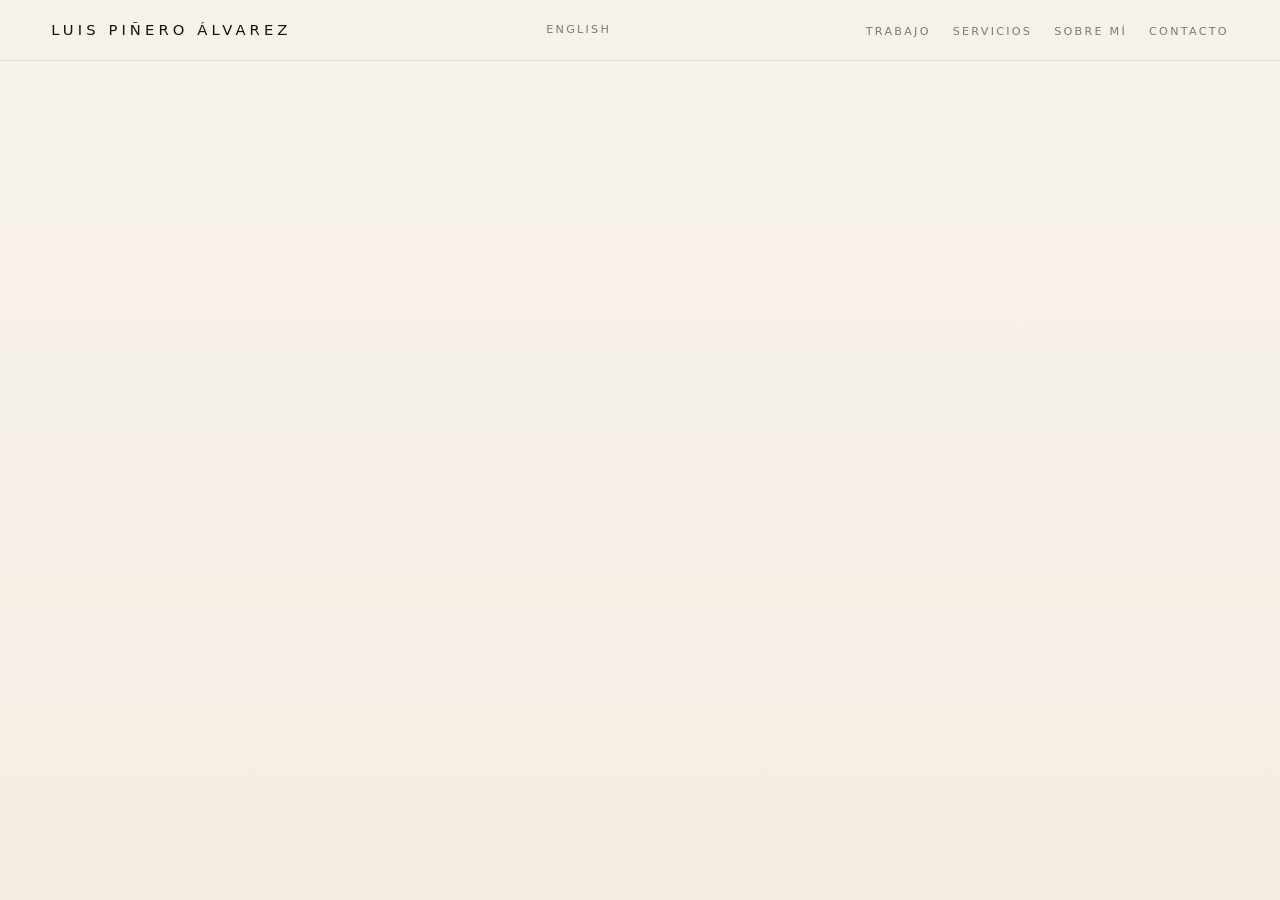
<file: philosophy.html>
<!DOCTYPE html>
<html lang="es">
<head>
  <meta charset="UTF-8">
  <meta http-equiv="refresh" content="0; url=/" />
  <title>Redirigiendo…</title>
  <link rel="canonical" href="/" />
</head>
<body>
  <p>Redirigiendo al inicio…</p>
</body>
</html>
</file>
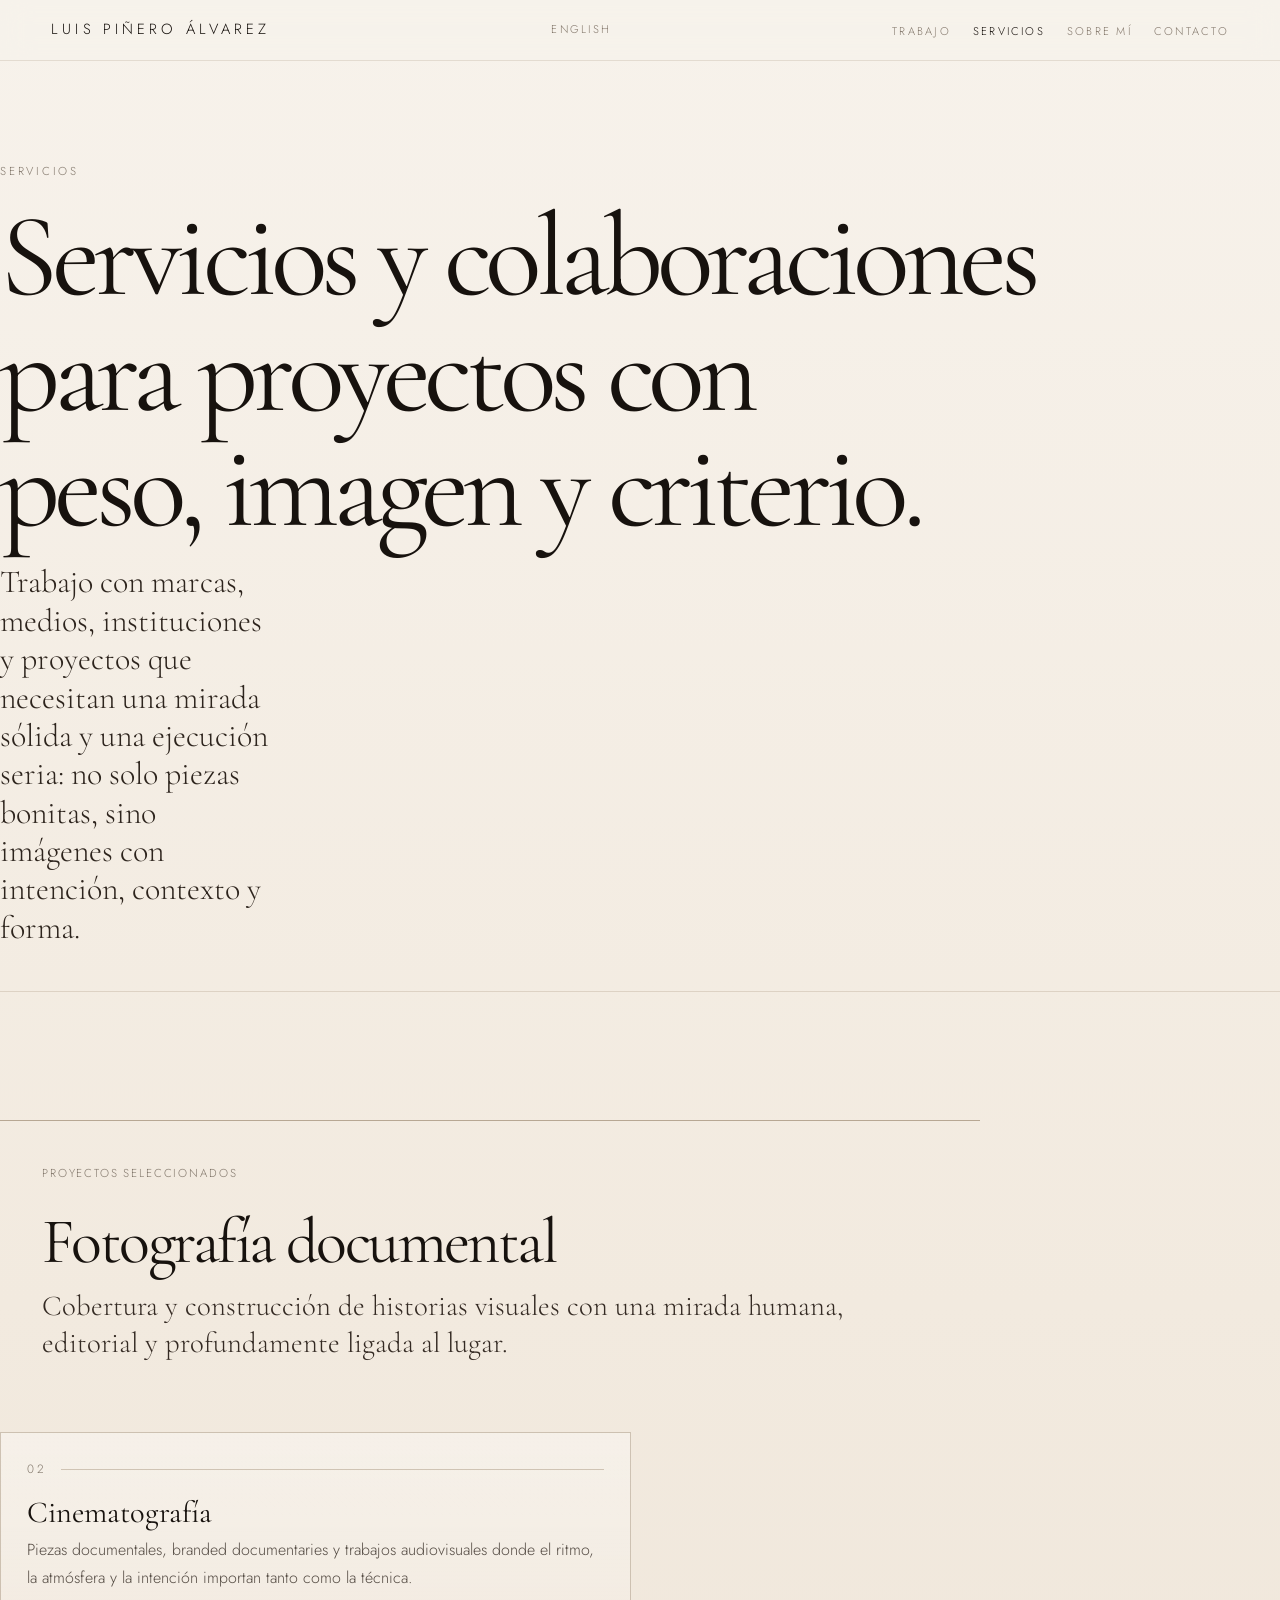
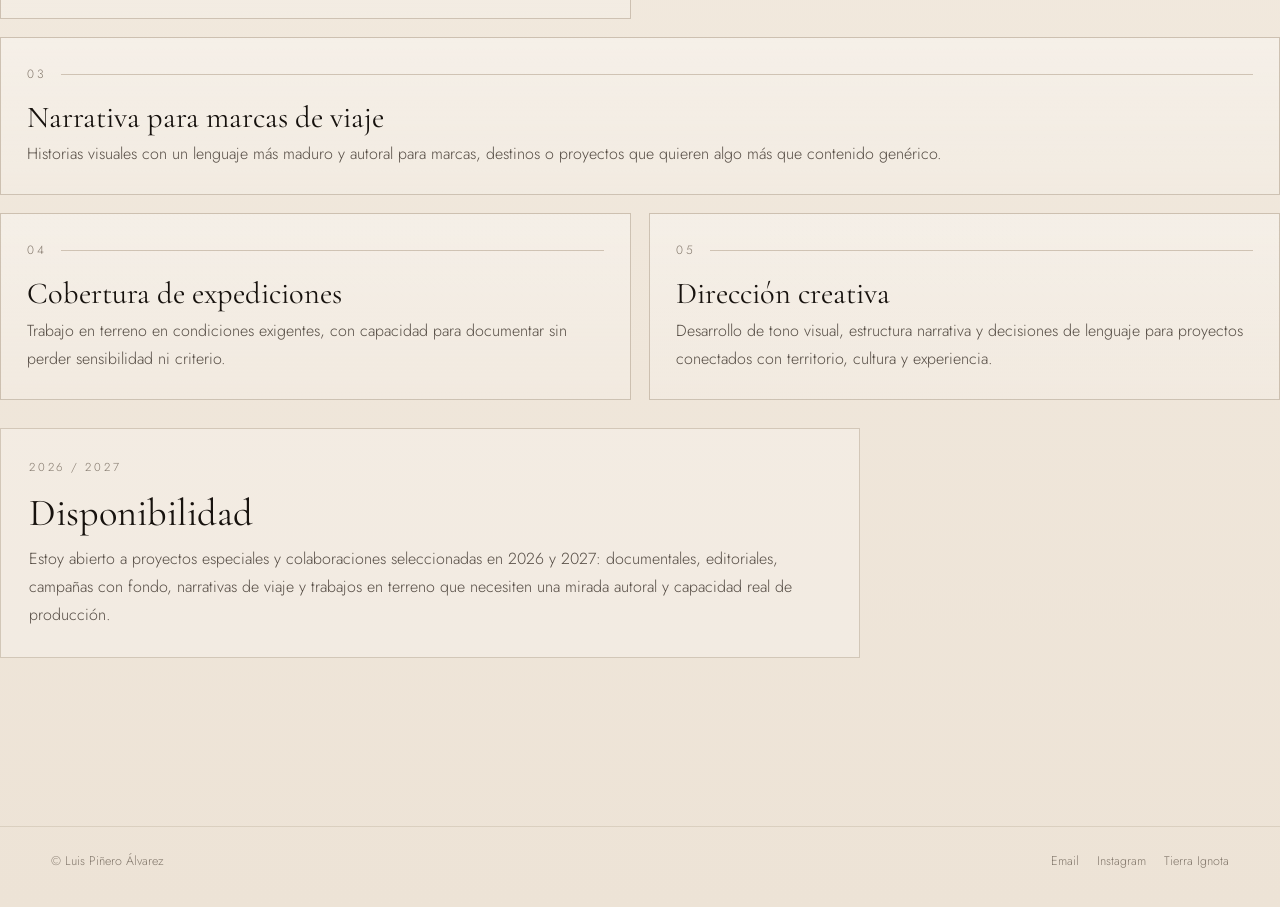
<file: services.html>
<!DOCTYPE html>
<html lang="es">
<head>
  <meta charset="UTF-8">
  <meta name="viewport" content="width=device-width, initial-scale=1.0">
  <meta name="description" content="Portfolio editorial de Luis Piñero Álvarez.">
  <title>Luis Piñero Álvarez</title>
  <link rel="preconnect" href="https://fonts.googleapis.com">
  <link rel="preconnect" href="https://fonts.gstatic.com" crossorigin>
  <link href="https://fonts.googleapis.com/css2?family=Cormorant+Garamond:wght@300;400;500&family=Jost:wght@300;400;500&display=swap" rel="stylesheet">
  <link rel="stylesheet" href="styles.css">
</head>
<body data-page="services">
  <main id="app" class="page-shell"></main>
  <script src="script.js"></script>
</body>
</html>
</file>
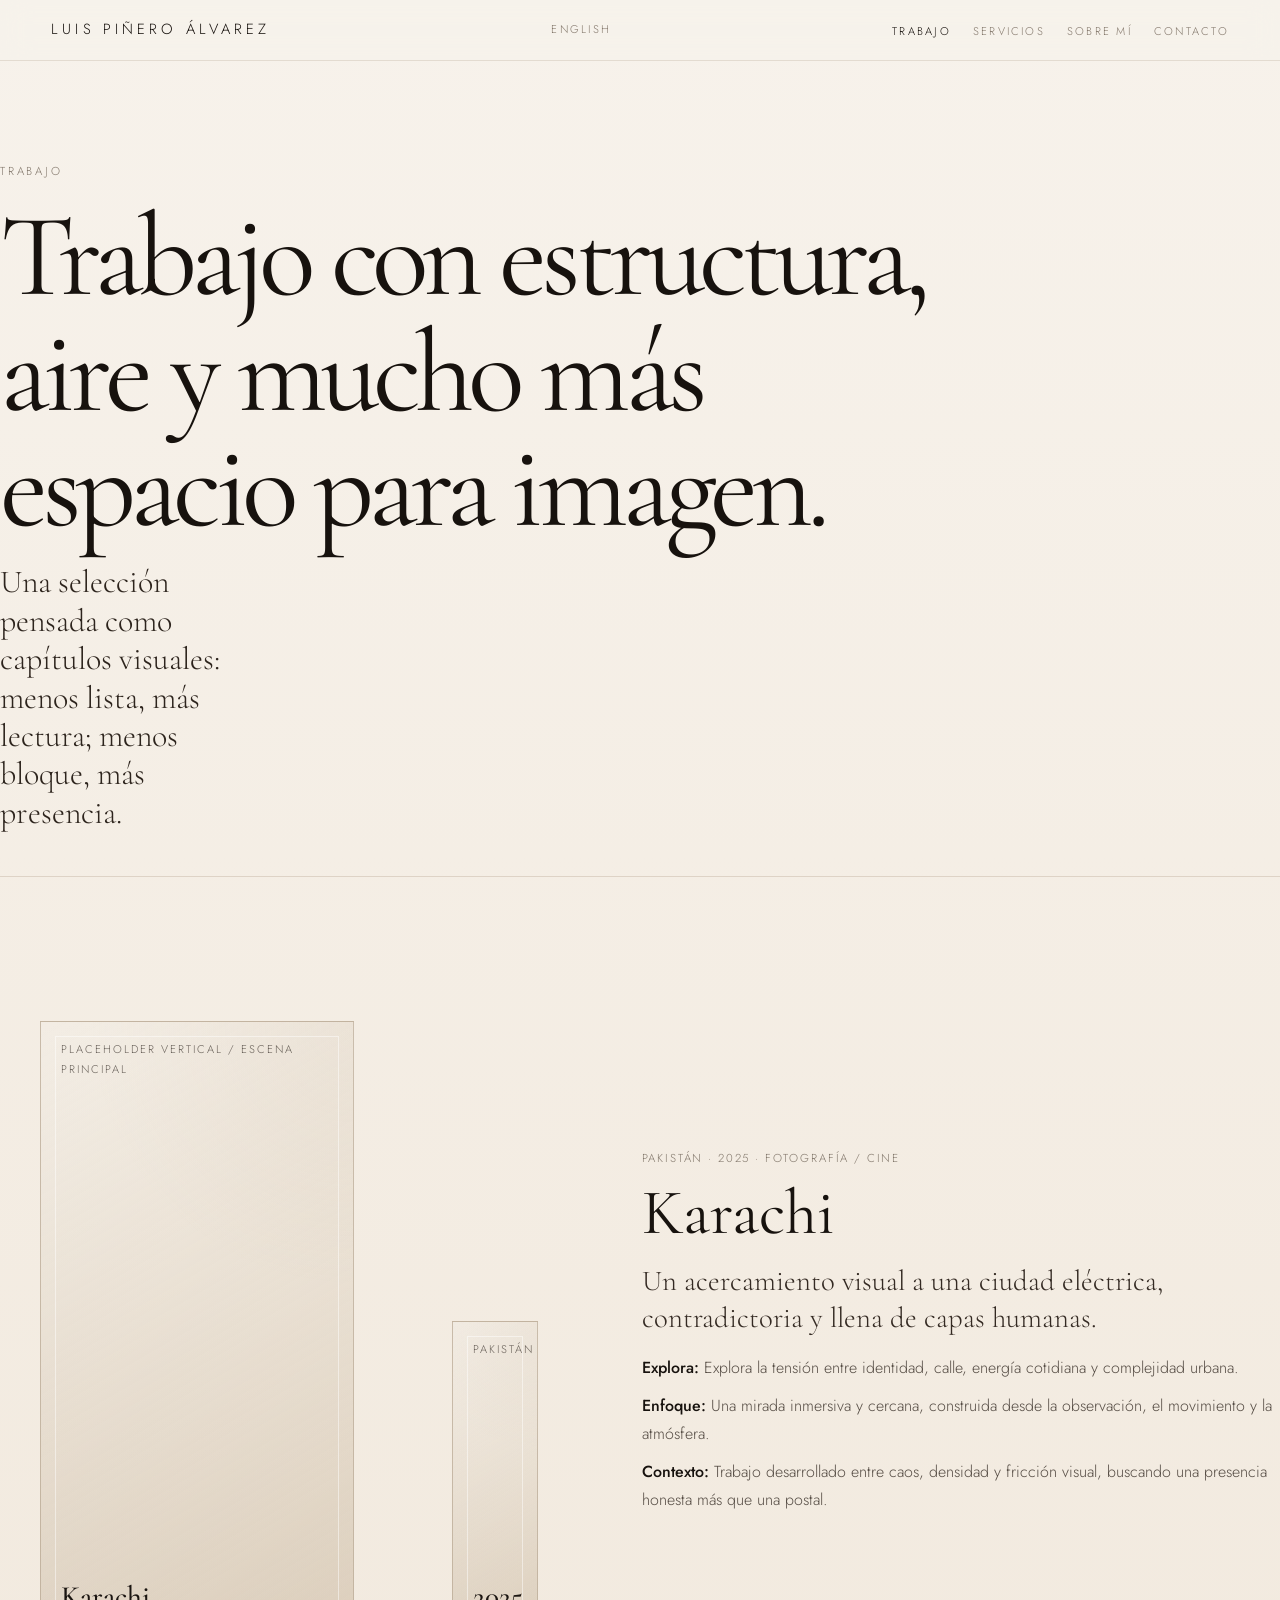
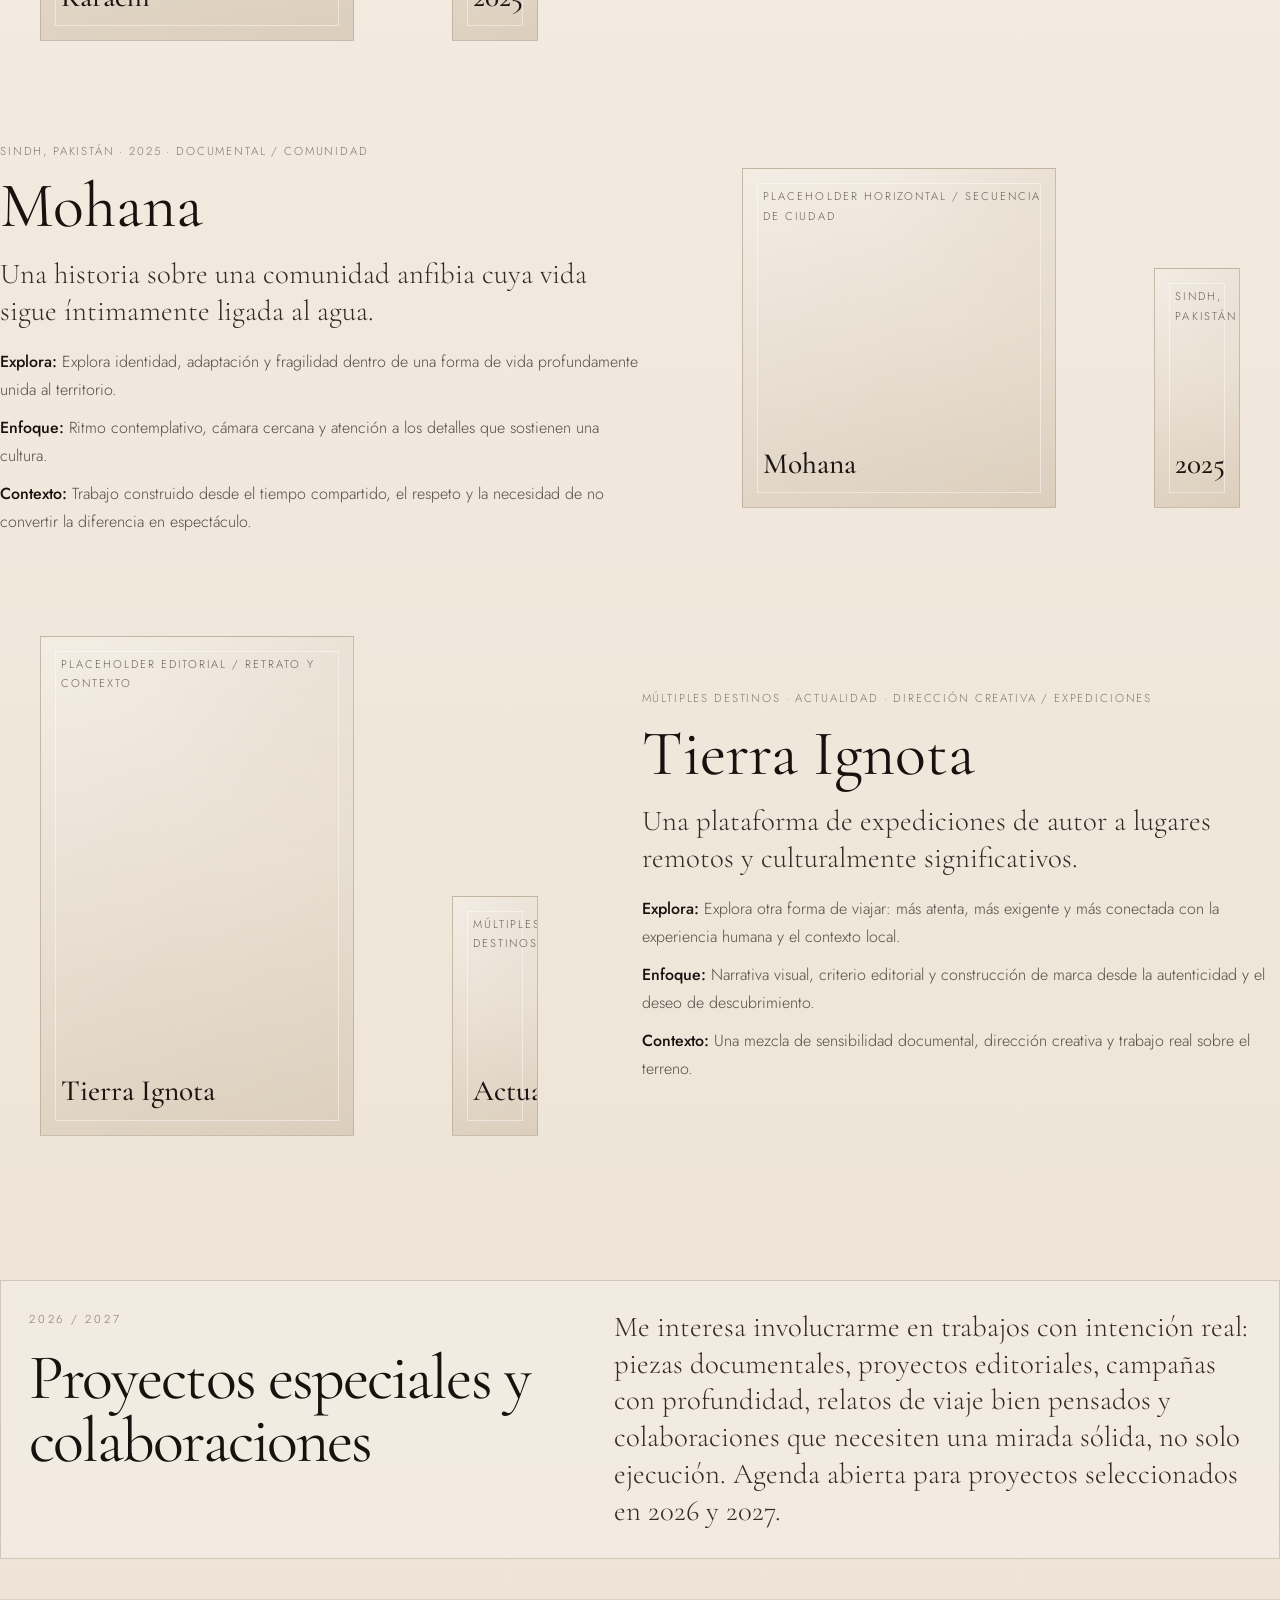
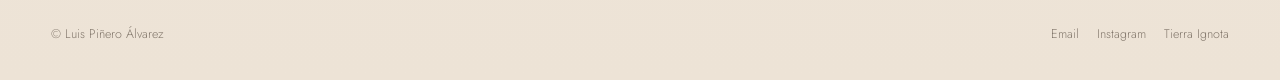
<file: work.html>
<!DOCTYPE html>
<html lang="es">
<head>
  <meta charset="UTF-8">
  <meta name="viewport" content="width=device-width, initial-scale=1.0">
  <meta name="description" content="Portfolio editorial de Luis Piñero Álvarez.">
  <title>Luis Piñero Álvarez</title>
  <link rel="preconnect" href="https://fonts.googleapis.com">
  <link rel="preconnect" href="https://fonts.gstatic.com" crossorigin>
  <link href="https://fonts.googleapis.com/css2?family=Cormorant+Garamond:wght@300;400;500&family=Jost:wght@300;400;500&display=swap" rel="stylesheet">
  <link rel="stylesheet" href="styles.css">
</head>
<body data-page="work">
  <main id="app" class="page-shell"></main>
  <script src="script.js"></script>
</body>
</html>
</file>
<file: styles.css>
:root {
  --bg: #f5efe6;
  --bg-alt: #e9dfd1;
  --panel: rgba(255,255,255,0.42);
  --text: #17120e;
  --text-soft: #554c44;
  --muted: #83786c;
  --line: #d6cab9;
  --line-strong: #b7a793;
  --accent: #241c16;
  --serif: 'Cormorant Garamond', Georgia, serif;
  --sans: 'Jost', system-ui, sans-serif;
  --max: 1280px;
  --gx: clamp(22px, 4vw, 60px);
  --section: clamp(88px, 10vw, 148px);
}
* { box-sizing: border-box; }
html { scroll-behavior: smooth; }
body {
  margin: 0;
  background: linear-gradient(180deg, #f7f2eb 0%, #f2eadf 52%, #ede3d6 100%);
  color: var(--text);
  font-family: var(--sans);
  line-height: 1.75;
  font-weight: 300;
}
a { color: inherit; text-decoration: none; }
img { max-width: 100%; display: block; }
h1, h2, h3, h4 { font-family: var(--serif); font-weight: 400; line-height: 0.98; margin: 0; }
p { margin: 0; color: var(--text-soft); }
strong { color: var(--text); font-weight: 500; }
.page-shell { min-height: 100vh; }
.wrap { max-width: var(--max); margin: 0 auto; padding: 0 var(--gx); }
main { padding-bottom: 40px; }

.site-header {
  position: sticky; top: 0; z-index: 20;
  backdrop-filter: blur(14px);
  background: rgba(247,242,235,0.78);
  border-bottom: 1px solid rgba(183,167,147,0.3);
}
.header-inner {
  max-width: var(--max); margin: 0 auto; padding: 16px var(--gx);
  display: grid; grid-template-columns: auto 1fr auto; align-items: center; gap: 24px;
}
.logo {
  font-family: var(--sans); font-size: clamp(0.88rem, 1.15vw, 1rem);
  letter-spacing: 0.28em; text-transform: uppercase; white-space: nowrap;
}
.header-actions { display: flex; justify-content: center; align-items: center; gap: 16px; }
.nav-toggle {
  display: none; background: transparent; border: none; padding: 0; color: var(--text);
  font-size: 0.72rem; letter-spacing: 0.18em; text-transform: uppercase;
}
.lang-switch, .site-nav a {
  font-size: 0.7rem; letter-spacing: 0.2em; text-transform: uppercase; color: var(--muted);
}
.site-nav ul {
  list-style: none; display: flex; gap: 22px; margin: 0; padding: 0; justify-content: flex-end;
}
.site-nav a.active, .site-nav a:hover, .lang-switch:hover { color: var(--text); }

.hero {
  min-height: calc(100vh - 78px);
  display: grid; align-items: center;
  padding: clamp(60px, 9vw, 100px) 0 clamp(54px, 8vw, 88px);
}
.hero-grid {
  display: grid; grid-template-columns: minmax(0, 1.05fr) minmax(340px, 0.95fr);
  gap: clamp(34px, 5vw, 88px); align-items: center;
}
.hero-copy { max-width: 720px; }
.kicker {
  font-size: 0.72rem; letter-spacing: 0.24em; text-transform: uppercase; color: var(--muted); margin-bottom: 18px;
}
.hero h1, .page-hero h1 {
  font-size: clamp(3.9rem, 9.2vw, 8.5rem);
  letter-spacing: -0.05em;
  text-wrap: balance;
}
.hero-intro, .page-intro {
  font-family: var(--serif);
  font-size: clamp(1.3rem, 2.7vw, 2rem);
  line-height: 1.2;
  color: #2d241d;
  max-width: 18ch;
  margin-top: 18px;
}
.hero-paragraph {
  max-width: 56ch;
  margin-top: 20px;
  font-size: 0.98rem;
}
.cta-row { display: flex; flex-wrap: wrap; gap: 14px; margin-top: 30px; }
.button, .button-secondary {
  display: inline-flex; align-items: center; justify-content: center;
  padding: 12px 18px; border: 1px solid var(--text);
  font-size: 0.72rem; letter-spacing: 0.18em; text-transform: uppercase;
  transition: 180ms ease;
}
.button { background: var(--text); color: var(--bg); }
.button-secondary { border-color: var(--line-strong); color: var(--text); background: rgba(255,255,255,0.16); }
.button:hover, .button-secondary:hover { transform: translateY(-1px); }
.button-secondary:hover { border-color: var(--text); }

.image-stack, .work-visual-group { display: grid; gap: 18px; }
.image-row { display: grid; grid-template-columns: 1.35fr 0.95fr; gap: 18px; }
.image-block {
  position: relative; overflow: hidden;
  border: 1px solid rgba(183,167,147,0.68);
  background:
    linear-gradient(150deg, rgba(255,255,255,0.46), rgba(233,223,209,0.16)),
    radial-gradient(circle at top right, rgba(184,160,131,0.18), transparent 38%),
    linear-gradient(180deg, #e9dece 0%, #d9cbb8 100%);
  min-height: 260px;
}
.image-block::before {
  content: '';
  position: absolute; inset: 14px;
  border: 1px solid rgba(255,255,255,0.46);
}
.image-block span, .image-block strong {
  position: absolute; left: 20px; z-index: 2;
}
.image-block span {
  top: 18px; font-size: 0.7rem; letter-spacing: 0.18em; text-transform: uppercase; color: rgba(31,23,17,0.64);
}
.image-block strong {
  bottom: 18px; font-family: var(--serif); font-size: clamp(1.45rem, 2.3vw, 2.2rem); color: #1b1511;
}
.vertical { min-height: 520px; }
.portrait { min-height: 280px; }
.horizontal, .horizontal-wide { min-height: 280px; }
.horizontal-wide { min-height: 340px; }
.square { min-height: 320px; }
.vertical-wide { min-height: 580px; }
.vertical-tall { min-height: 620px; }
.portrait-large { min-height: 500px; }
.landscape-small { min-height: 240px; }

.page-hero {
  padding: 100px 0 44px;
  border-bottom: 1px solid rgba(183,167,147,0.38);
}
.section { padding: var(--section) 0; }
.split {
  display: grid; grid-template-columns: minmax(0, 0.9fr) minmax(0, 1.1fr); gap: clamp(26px, 5vw, 84px); align-items: start;
}
.section-title {
  font-size: clamp(2.5rem, 5vw, 4.4rem);
  letter-spacing: -0.03em;
  margin-bottom: 18px;
}
.lead {
  font-family: var(--serif); font-size: clamp(1.25rem, 2.3vw, 1.8rem);
  color: #342a23; line-height: 1.28;
}
.stack { display: grid; gap: 22px; }
.meta {
  font-size: 0.72rem; letter-spacing: 0.16em; text-transform: uppercase; color: var(--muted); margin-bottom: 14px;
}
.highlight-box, .closing-panel, .availability-panel, .contact-form, .contact-list {
  background: rgba(255,255,255,0.24);
  border: 1px solid rgba(183,167,147,0.52);
}
.highlight-box { padding: 28px; }
.highlight-box ul { margin: 14px 0 0; padding-left: 18px; color: var(--text-soft); }
.highlight-box li + li { margin-top: 12px; }

.home-intro-wide { grid-template-columns: minmax(0, 1fr) minmax(0, 1fr); }
.feature-strip { display: grid; gap: 28px; }
.feature-item {
  display: grid; grid-template-columns: minmax(0, 1.25fr) minmax(260px, 0.75fr); gap: 24px; align-items: end;
}
.feature-item.offset { grid-template-columns: minmax(260px, 0.75fr) minmax(0, 1.25fr); }
.feature-item.offset .image-block { order: 2; }
.feature-item.offset .feature-copy { order: 1; }
.feature-copy h3 { font-size: clamp(2rem, 3vw, 3rem); margin-bottom: 10px; }

.about-layout {
  display: grid; grid-template-columns: minmax(250px, 0.52fr) minmax(0, 0.9fr) minmax(260px, 0.7fr);
  gap: 26px; align-items: start;
}
.about-copy { padding-top: 6px; }
.about-image { align-self: stretch; }

.work-showcase { display: grid; gap: 84px; }
.work-chapter {
  display: grid; grid-template-columns: minmax(0, 0.95fr) minmax(0, 1.05fr);
  gap: clamp(28px, 5vw, 82px); align-items: center;
}
.work-chapter.reverse { grid-template-columns: minmax(0, 1.05fr) minmax(0, 0.95fr); }
.work-chapter.reverse .work-visual-group { order: 2; }
.work-chapter.reverse .work-copy { order: 1; }
.work-copy h2 { font-size: clamp(2.7rem, 5vw, 4.4rem); margin-bottom: 18px; }
.chapter-lead { margin-bottom: 18px; }
.work-copy p + p { margin-top: 10px; }
.work-visual-group { grid-template-columns: minmax(0, 1fr) minmax(160px, 0.42fr); align-items: end; }
.closing-panel { padding: 28px; }

.services-layout.enhanced { display: grid; gap: 28px; }
.service-feature {
  padding: clamp(28px, 4vw, 42px);
  border-top: 1px solid var(--line-strong);
  display: grid; gap: 14px;
  max-width: 980px;
}
.service-feature h2 { font-size: clamp(3rem, 5vw, 4.8rem); letter-spacing: -0.04em; }
.services-grid-advanced {
  display: grid; grid-template-columns: repeat(2, minmax(0, 1fr)); gap: 18px;
}
.service-card {
  padding: 26px;
  background: linear-gradient(180deg, rgba(255,255,255,0.34), rgba(255,255,255,0.16));
  border: 1px solid rgba(183,167,147,0.62);
  transition: transform 180ms ease, border-color 180ms ease, background 180ms ease;
}
.service-card:hover, .contact-form:hover, .contact-list:hover, .availability-panel:hover, .highlight-box:hover {
  transform: translateY(-3px); border-color: #ab9b88; background: rgba(255,255,255,0.36);
}
.service-card.wide { grid-column: span 2; }
.service-card-top { display: flex; align-items: center; gap: 14px; margin-bottom: 18px; }
.service-index { font-size: 0.75rem; letter-spacing: 0.24em; text-transform: uppercase; color: var(--muted); }
.service-rule { flex: 1; height: 1px; background: rgba(183,167,147,0.6); }
.service-card h3 { font-size: 1.9rem; margin-bottom: 8px; }
.availability-panel { padding: 28px; max-width: 860px; }
.availability-panel h3 { font-size: clamp(2rem, 3vw, 3rem); margin: 4px 0 12px; }

.contact-grid { display: grid; grid-template-columns: minmax(0, 0.8fr) minmax(0, 1.2fr); gap: 26px; align-items: start; }
.contact-list, .contact-form { padding: 28px; }
.contact-list { display: grid; gap: 18px; }
.contact-item-label {
  font-size: 0.72rem; letter-spacing: 0.18em; text-transform: uppercase; color: var(--muted); margin-bottom: 6px;
}
.contact-item-value a { text-decoration: underline; text-decoration-thickness: 1px; text-underline-offset: 3px; }
.contact-form { display: grid; gap: 16px; }
label {
  display: block; font-size: 0.72rem; letter-spacing: 0.18em; text-transform: uppercase; color: var(--muted); margin-bottom: 8px;
}
input, textarea, select {
  width: 100%; border: 1px solid rgba(183,167,147,0.72); background: rgba(255,255,255,0.55); color: var(--text);
  padding: 14px 14px; font: inherit; resize: vertical;
}
textarea { min-height: 160px; }
.site-footer {
  border-top: 1px solid rgba(183,167,147,0.34);
  padding: 24px var(--gx) 34px;
}
.footer-inner {
  max-width: var(--max); margin: 0 auto; display: flex; justify-content: space-between; gap: 20px; flex-wrap: wrap;
  font-size: 0.78rem; color: var(--muted);
}
.footer-links { display: flex; gap: 18px; flex-wrap: wrap; }
.fade-in {
  opacity: 0; transform: translateY(18px); transition: opacity 600ms ease, transform 600ms ease;
}
.fade-in.visible { opacity: 1; transform: translateY(0); }

@media (max-width: 980px) {
  .header-inner { grid-template-columns: 1fr auto auto; }
  .nav-toggle { display: inline-flex; }
  .site-nav {
    position: absolute; top: 100%; left: 0; right: 0; background: rgba(247,242,235,0.96); border-bottom: 1px solid rgba(183,167,147,0.3);
    display: none;
  }
  .site-nav.open { display: block; }
  .site-nav ul { flex-direction: column; padding: 18px var(--gx) 22px; align-items: flex-start; }
  .hero-grid, .split, .about-layout, .work-chapter, .feature-item, .feature-item.offset, .contact-grid {
    grid-template-columns: 1fr;
  }
  .feature-item.offset .image-block, .feature-item.offset .feature-copy, .work-chapter.reverse .work-visual-group, .work-chapter.reverse .work-copy {
    order: initial;
  }
  .work-visual-group, .image-row, .services-grid-advanced { grid-template-columns: 1fr; }
  .service-card.wide { grid-column: span 1; }
  .about-image { min-height: 360px; }
}

@media (max-width: 640px) {
  .logo { font-size: 0.76rem; letter-spacing: 0.2em; white-space: normal; }
  .header-inner { gap: 12px; }
  .hero h1, .page-hero h1 { font-size: clamp(2.5rem, 13vw, 4.4rem); }
  .hero-intro, .page-intro, .lead { max-width: none; }
  .button, .button-secondary { width: 100%; }
  .image-block span, .image-block strong { left: 16px; }
}
</file>
